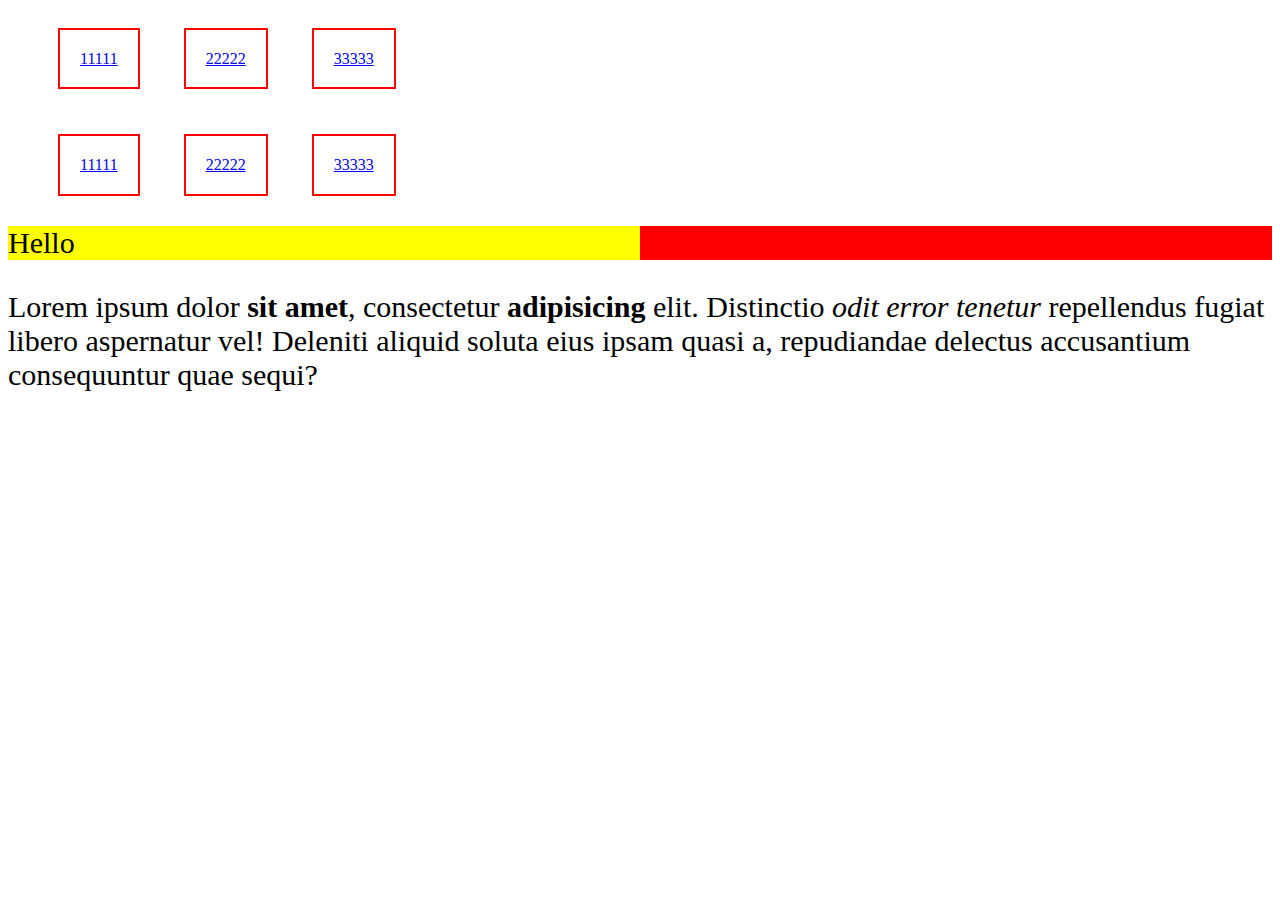
<file: lesson_2/index.html>
<!DOCTYPE html>
<html lang="en">
  <head>
    <meta charset="UTF-8" />
    <title>A-level</title>
    <link rel="stylesheet" href="./css/style.css" />
  </head>
  <body>
    <!-- <p>
      Lorem ipsum dolor sit amet consectetur adipisicing elit. Dolorum id
      deleniti quod. Suscipit minus dolorem voluptate in! Recusandae laboriosam
      sequi similique libero ratione distinctio aliquid officiis modi est! Eius,
      quia.
    </p>

    <div id="unique">sdsds</div>
    <span>sdsdsdsdbhsbfksmlf,s</span>
    <div class="class1">jahhjdajdnjanjdnjand</div>

    <ol>
      <li class="first">one</li>
      <li>
        <ol>
          <li class="priority priority2 id="qwe">adada</li>
          <li>daada</li>
        </ol>
      </li>
      <li>three</li>
      <li>four</li>
      <li>five</li>
    </ol>

    <ul>
      <li class="first">1</li>
      <li class="priority priority2 id="qwe">2</li>
      <li>3</li>
      <li>4</li>
      <li class="priority priority2 id="qwe">5</li>
    </ul>

    <ul>
      <li class="priority priority2 id="qwe">
        <div class="one">adadad</div>
        <div id="unique">adad</div>
      </li>
    </ul>

    // Practice

    <ul>
      <li>1111</li>
      <li>
        <ol>
          <li>222</li>
          <li>333</li>
          <li>444
            <ul class="black">
              <li>5555</li>
              <li>6666666</li>
              <li>5555</li>
              <li>6666666</li>
              li>5555</li>
              <li>6666666</li>
              <li>5555</li>
              <li>6666666</li>
              <li>5555</li>
              <li>6666666</li>
            </ul>
          </li>
        </ol>
      </li>
      <li>77777</li>
    </ul>

    <ul>
      <li>dadda</li>
      <li>addad</li>
      <li>adada</li>
    </ul>
    <ol>
      <li>dada</li>
      <li>dadad</li>
      <li>dadad</li>
    </ol> -->

    <!-- <div>adadad<br />wdada<br />daadad<br /></div> -->
    <nav>
      <ul>
        <li><a href="#">11111</a></li>
        <li><a href="#">22222</a></li>
        <li><a href="#">33333</a></li>
      </ul>
      <ol>
        <li><a href="#">11111</a></li>
        <li><a href="#">22222</a></li>
        <li><a href="#">33333</a></li>
      </ol>
    </nav>

    <div>
      <div><p>Hello</p></div>
    </div> 
    <div class="one">
        <p>
            Lorem ipsum dolor <strong>sit amet</strong>, consectetur <b>adipisicing</b> elit. Distinctio <i>odit error tenetur</i> repellendus fugiat libero aspernatur vel! Deleniti aliquid soluta eius ipsam quasi a, repudiandae <span>delectus accusantium</span> consequuntur quae sequi?
          </p>
    </div>  
  </body>
</html>
</file>
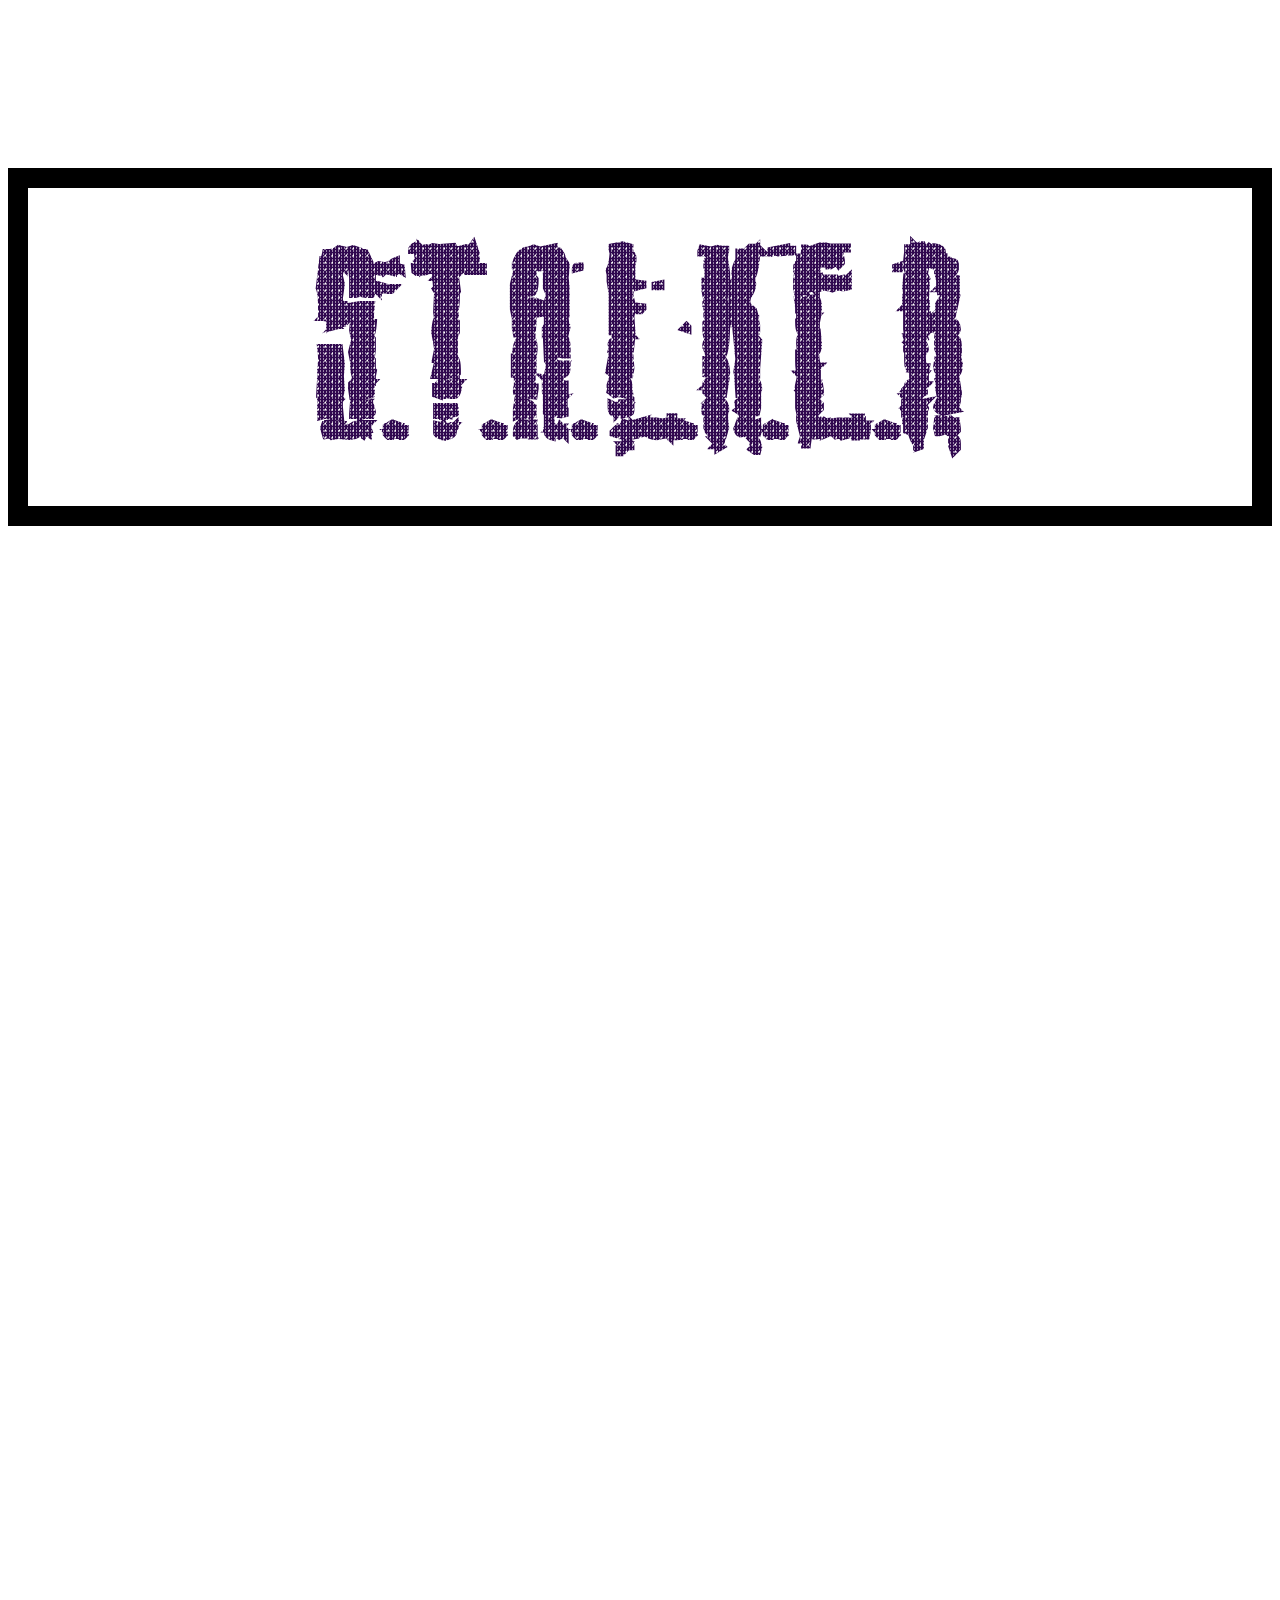
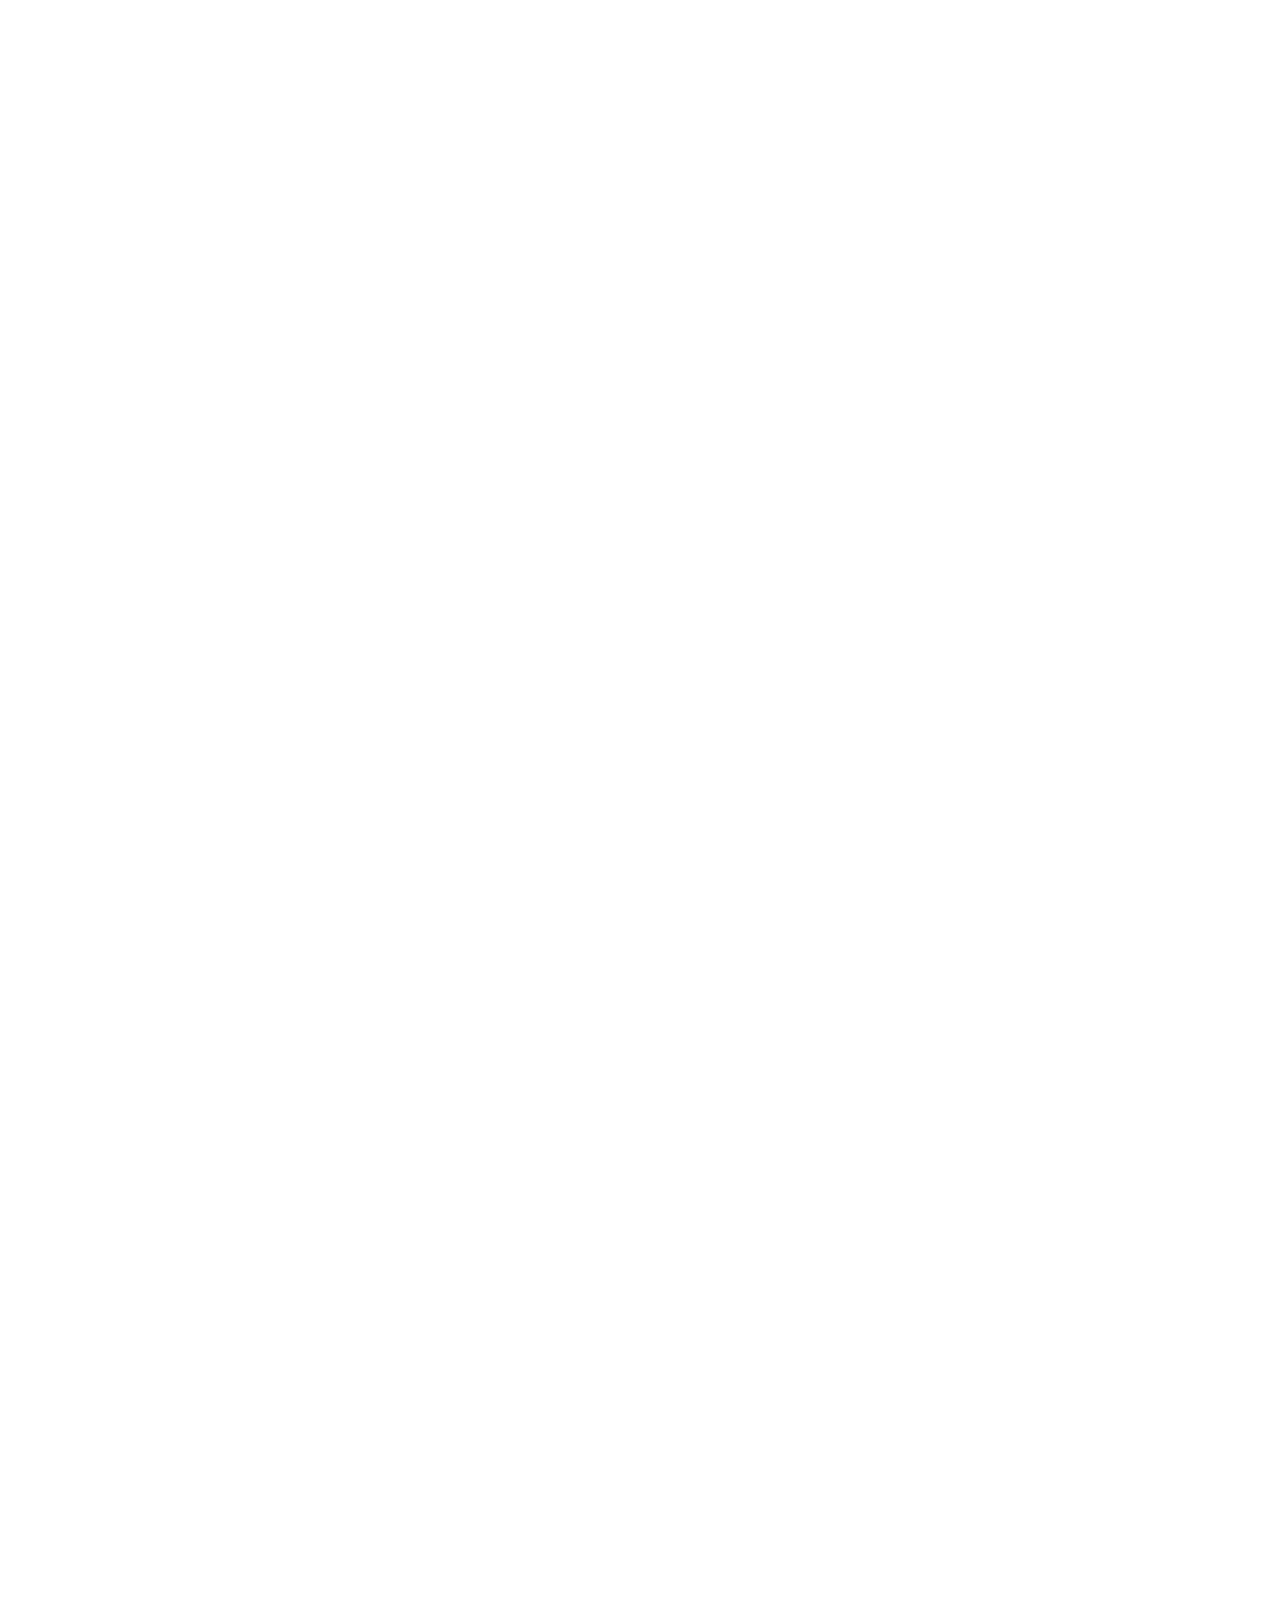
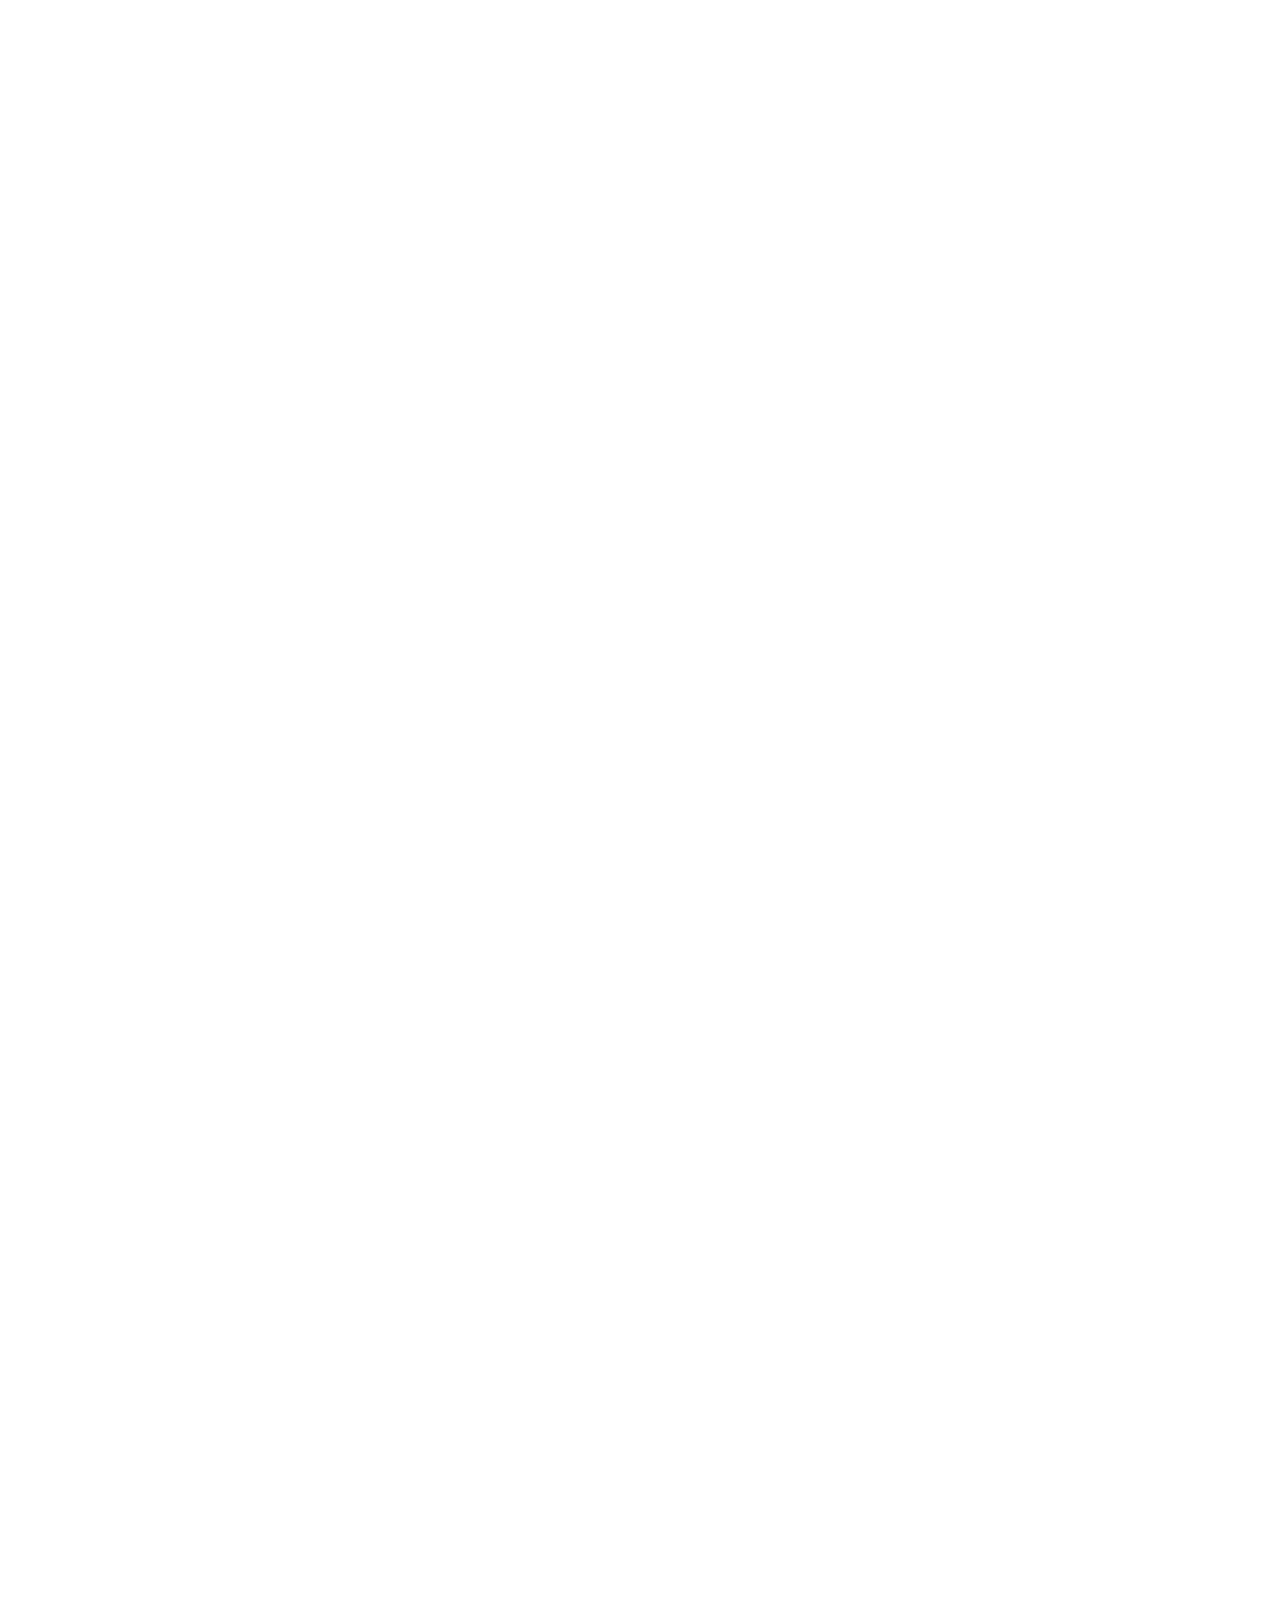
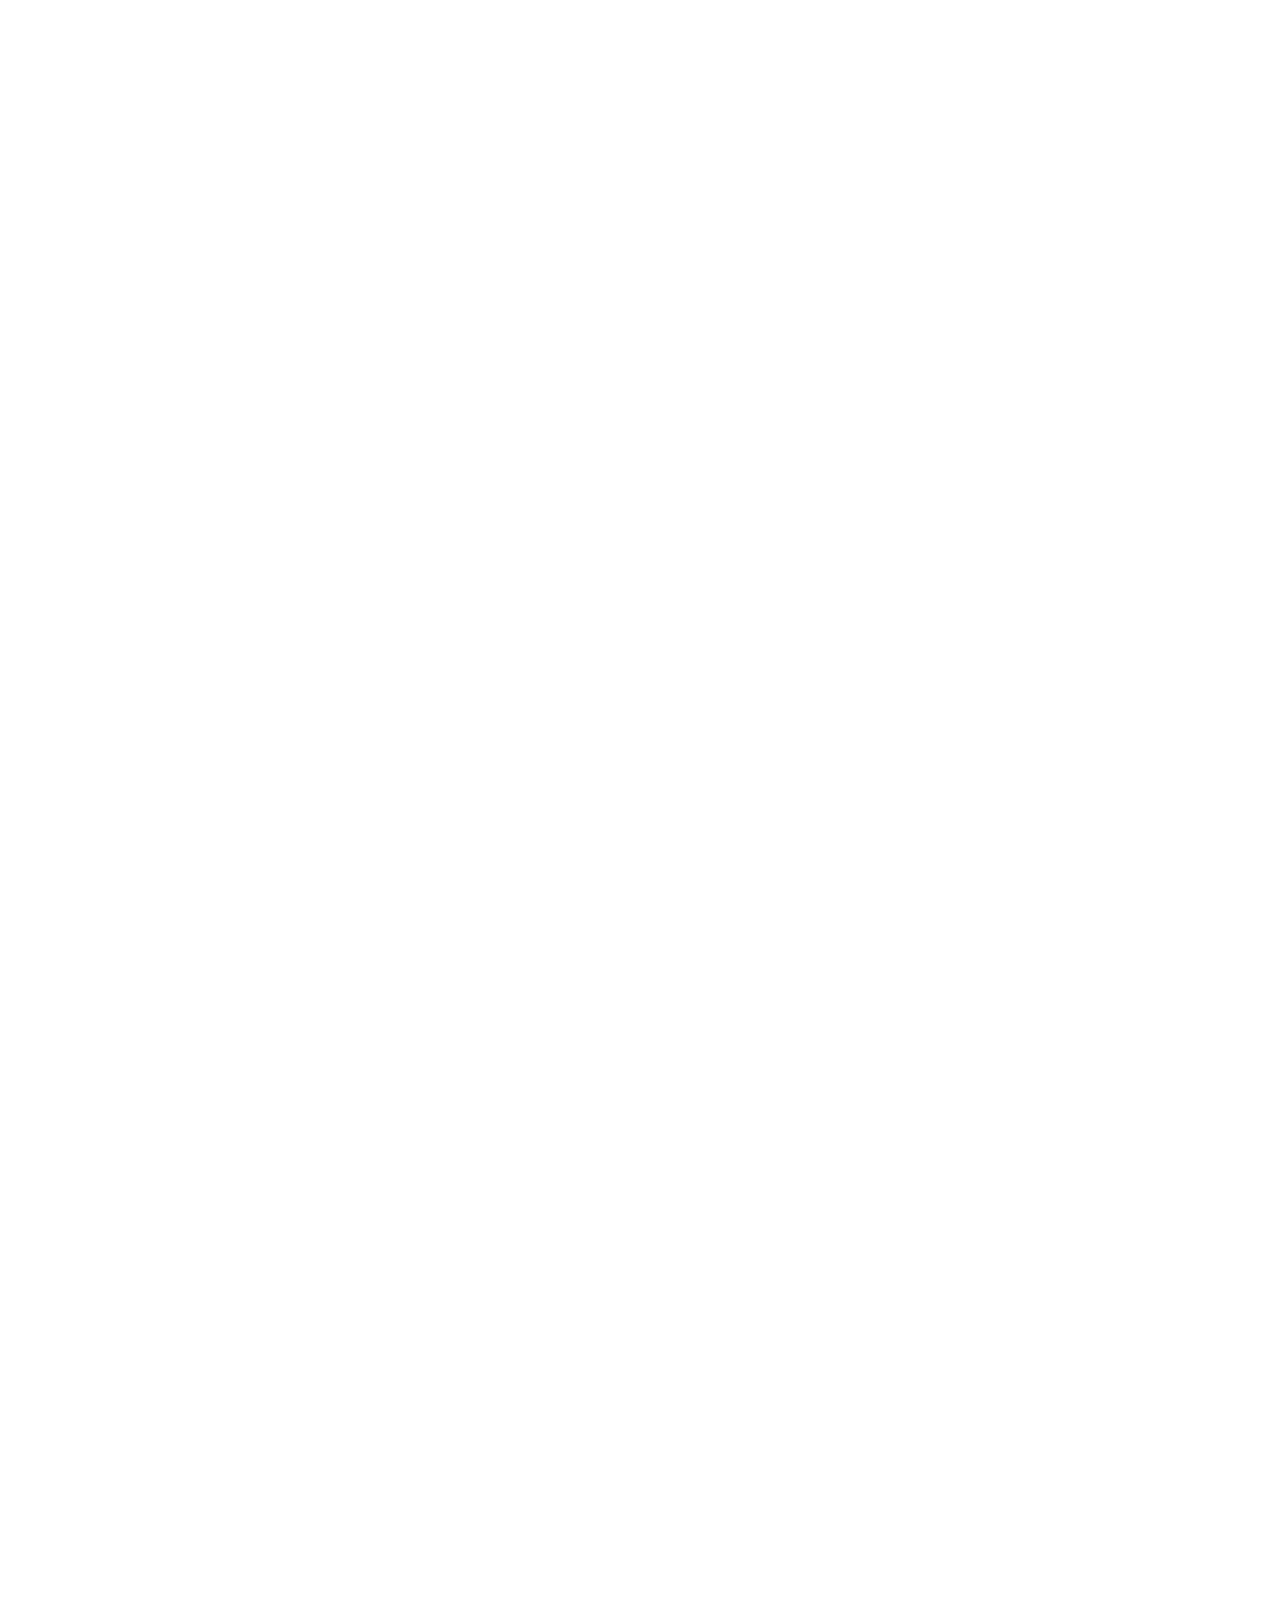
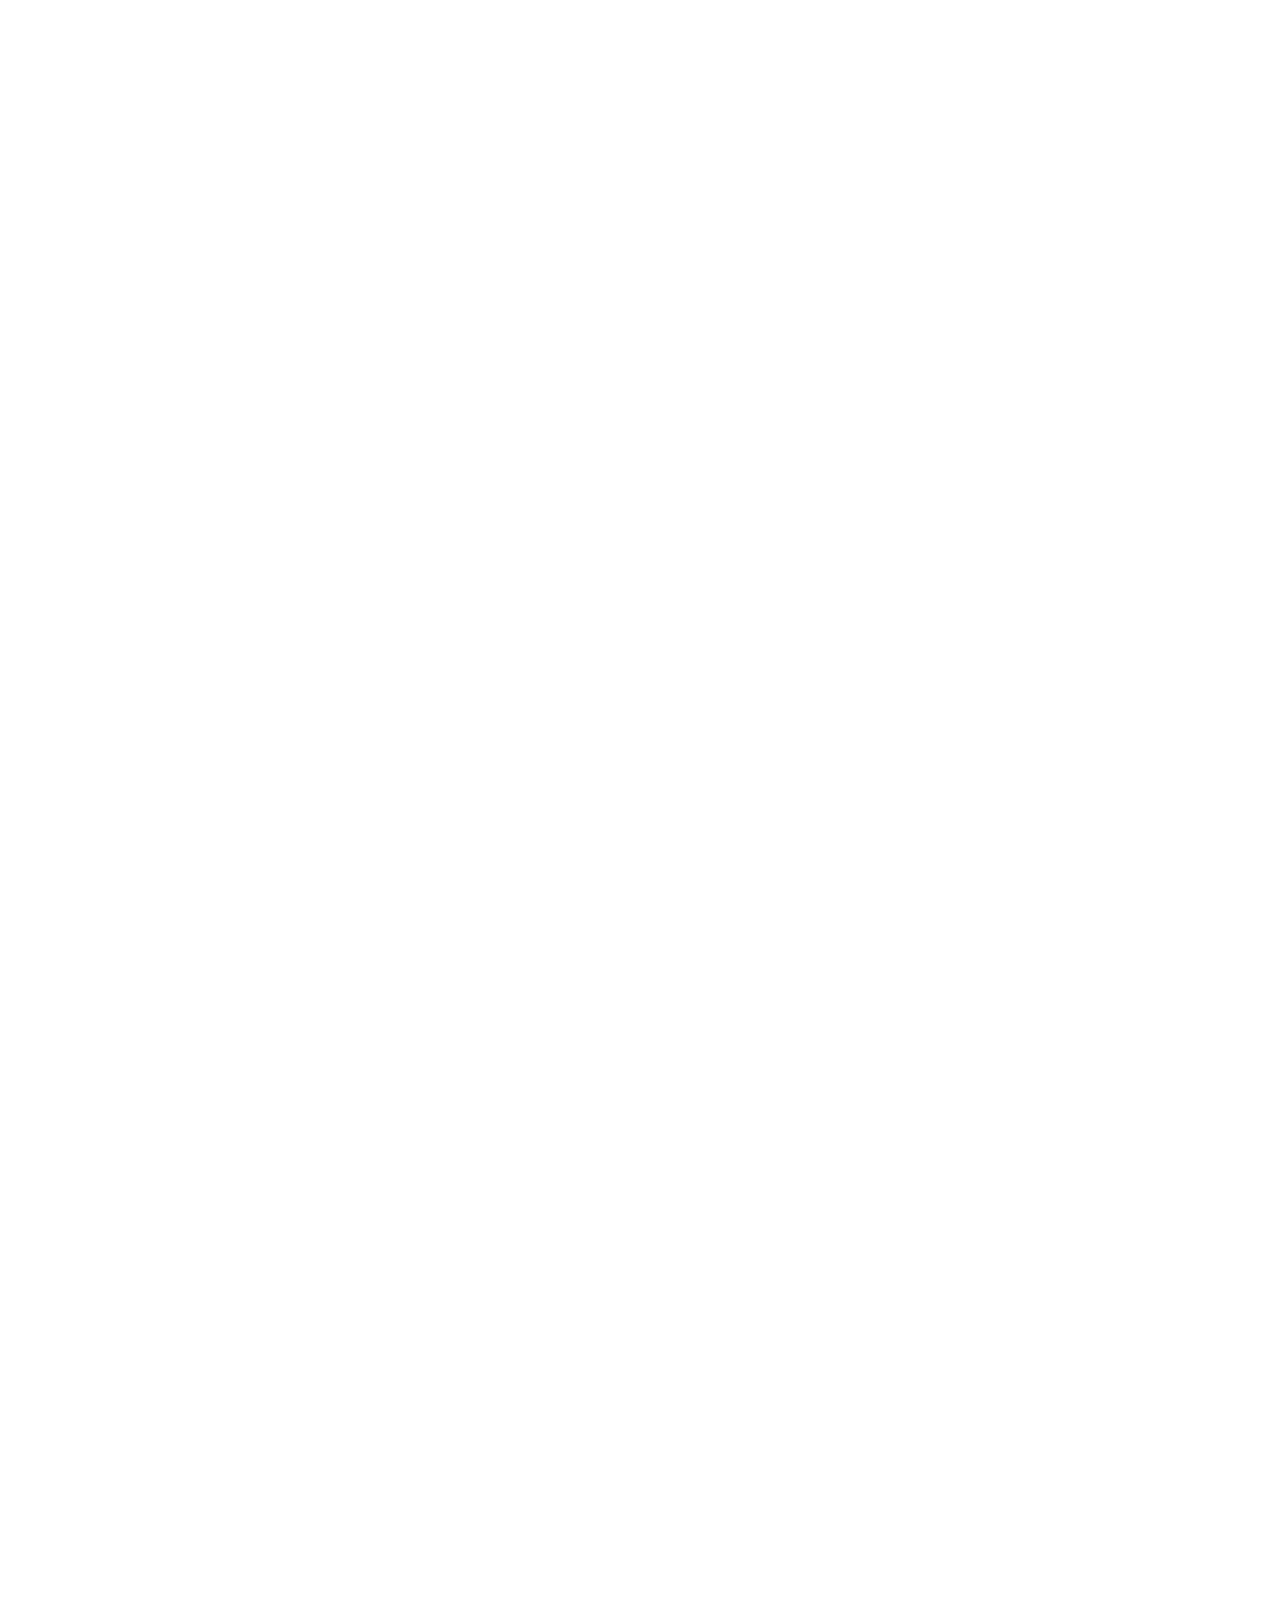
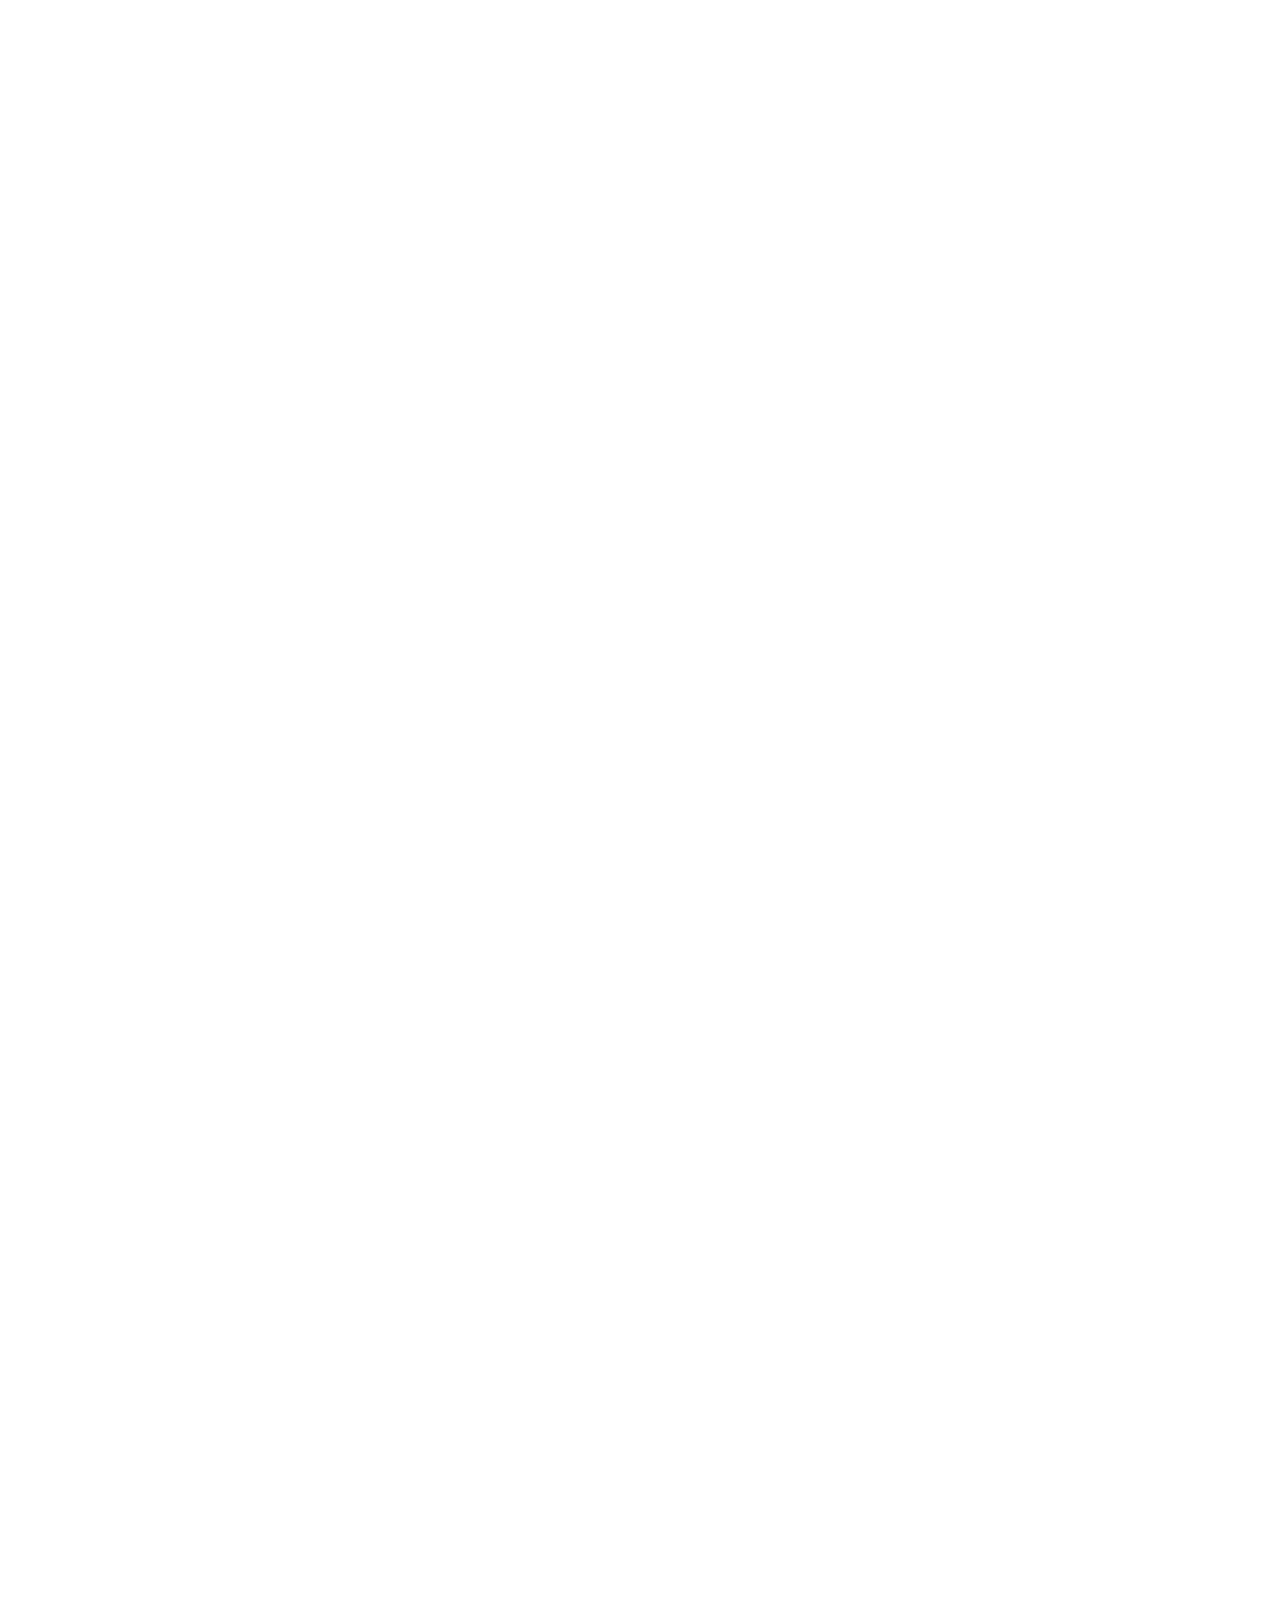
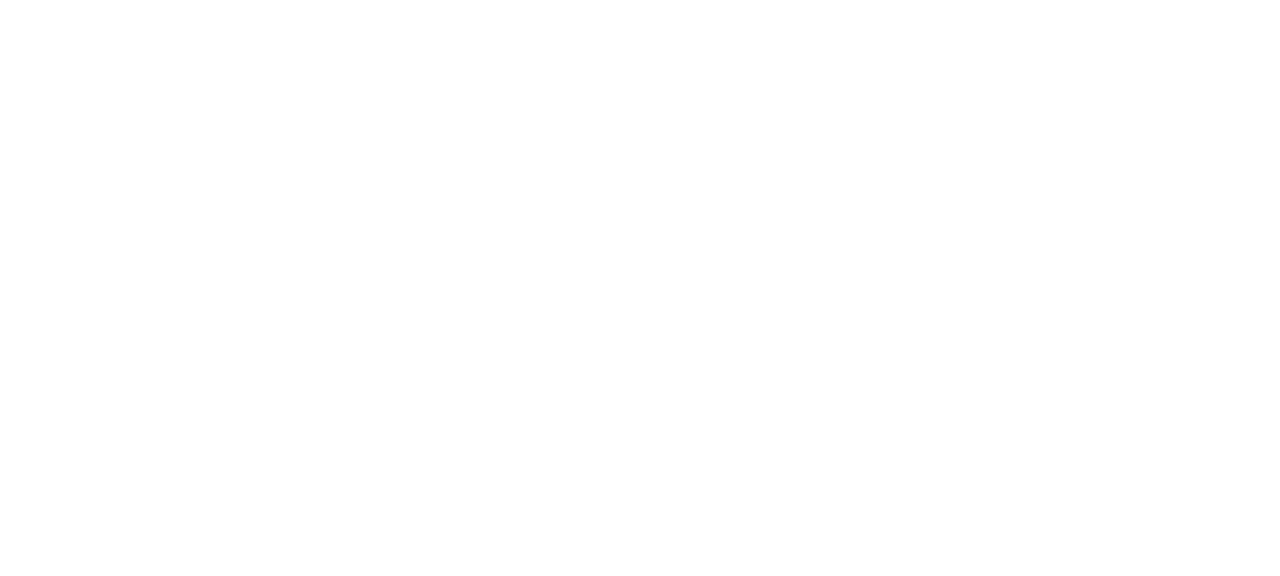
<file: lesson_3/index.html>
<!DOCTYPE html>
<html lang="en">
  <head>
    <meta charset="UTF-8" />
    <title>A-level</title>
    <link rel="stylesheet" href="./css/style.css" />
    <link rel="stylesheet" href="./css/font.css" />
  </head>
  <body>
      <!-- <div class="divTable">
      <div class="headRow">
          <div class="divCell" align="center">Customer ID</div>
          <div  class="divCell">Customer Name</div>
          <div  class="divCell">Customer Address</div>
       </div>
       <div class="divRow">
          <div class="divCell">001</div>
        <div class="divCell">002</div>
        <div class="divCell">003</div>
    </div>
    <div class="divRow">
        <div class="divCell">xxx</div>
        <div class="divCell">yyy</div>
        <div class="divCell">www</div>
   </div>
    <div class="divRow">
        <div class="divCell">ttt</div>
        <div class="divCell">uuu</div>
        <div class="divCell">Mkkk</div>
   </div>
    </div>
  </div>  
  <div>
    <div>
      <div>111</div>
      <div>222</div>
      <div>333</div>
    </div>
    <div>
      <div>444</div>
      <div>555</div>
      <div>666</div>
    </div>
  </div> -->
  <!-- <div class="container"> -->
    <!-- <div class="galery">
        <div class="galery-item"></div>
        <div class="galery-item-1"></div>
        <div class="galery-item-2"></div>
        <div class="galery-item-3"></div>
    </div> -->

    <!-- <a href="https://google.com">GOOGLE</a>
    <ul>
      <li>adadadasdsdas</li>
      <li>sdafasdasda</li>
      <li>sdadasdada</li>
    </ul>

    <div><blockquote>Lorem ipsum, dolor sit amet consectetur adipisicing elit. Soluta sint quod repudiandae velit dolor mollitia. Repudiandae labore earum, repellat eum dignissimos a doloribus enim nihil? Porro deserunt illo minus sit?</blockquote></div>
    <div><blockquote>Lorem ipsum, dolor sit amet consectetur adipisicing elit. Soluta sint quod repudiandae velit dolor mollitia. Repudiandae labore earum, repellat eum dignissimos a doloribus enim nihil? Porro deserunt illo minus sit?</blockquote></div> -->

    <!-- <div class="galery">
        <div class="galery-item">1</div>
        <div class="galery-item-1">2</div>
        <div class="galery-item-2">3</div>
        <div class="galery-item-3">4</div>
    </div> -->
    <!-- <div>
      <div>
        <div>
          <div></div>
        </div>
      </div>
    </div> -->
  <!-- </div> -->
  <h1 id="blink3">S.t.a.l.k.e.r</h1>
  </body>
</html>
</file>
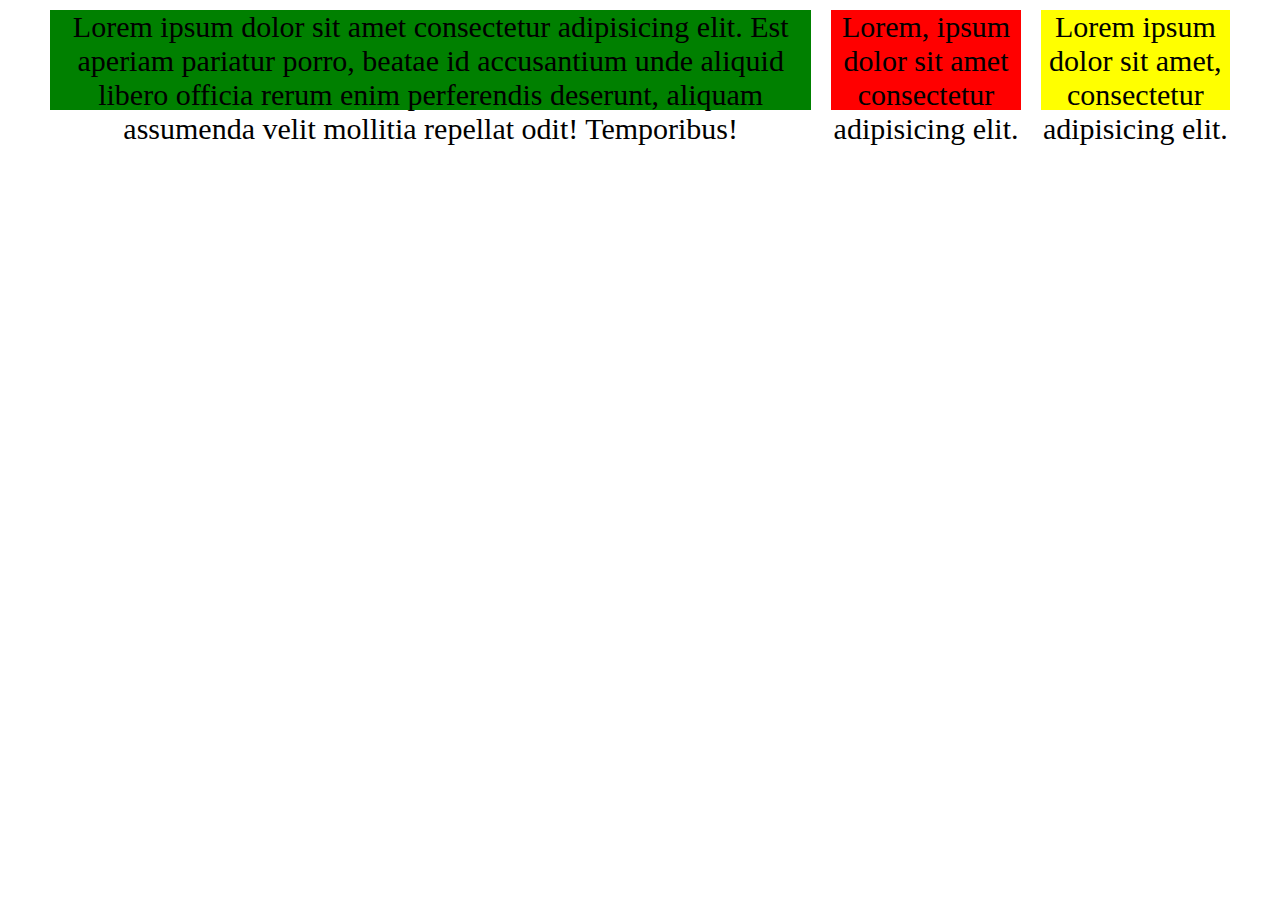
<file: lesson_5/index.html>
<!DOCTYPE html>
<html lang="en">
  <head>
    <meta charset="UTF-8" />
    <title>A-level</title>
    <link rel="stylesheet" href="./css/style.css" />
  </head>
  <body>
    <div class="container">
      <div class="blocks flex">
        <!-- <div class="block-1">1</div>
        <div class="block-2">2</div>
        <div class="block-3">3</div> -->
        <div class="block-4">Lorem ipsum dolor sit amet consectetur adipisicing elit. Est aperiam pariatur porro, beatae id accusantium unde aliquid libero officia rerum enim perferendis deserunt, aliquam assumenda velit mollitia repellat odit! Temporibus!
        </div>
        <div class="block-5">Lorem, ipsum dolor sit amet consectetur adipisicing elit.</div>
        <div class="block-6">Lorem ipsum dolor sit amet, consectetur adipisicing elit.</div>
        <!-- <div class="block-4"></div> -->
      </div>
    </div>
  </body>
</html>
</file>
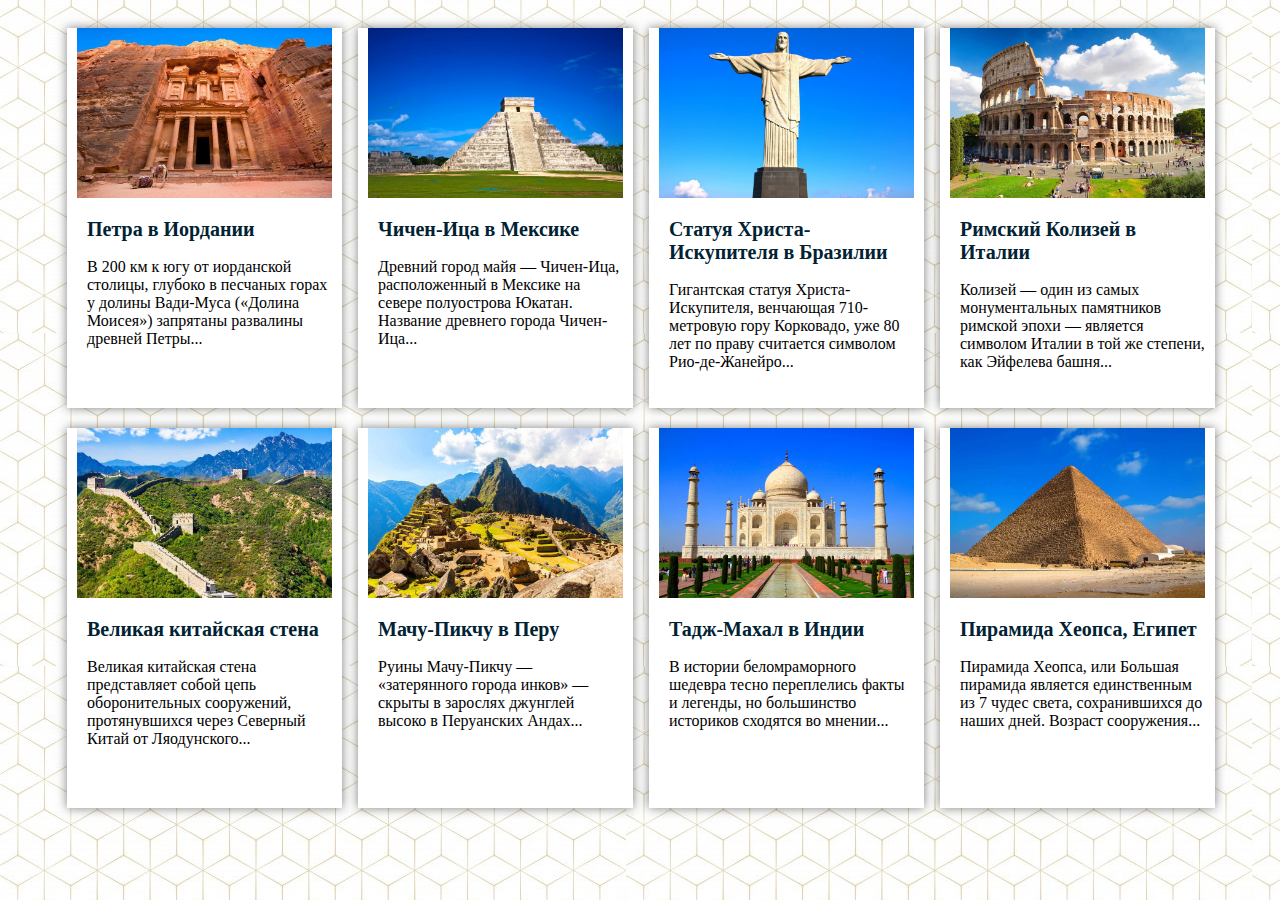
<file: lesson_2/dz_2/index.html>
<!DOCTYPE html>
<html lang="en">
  <head>
    <meta charset="UTF-8" />
    <title>A-level</title>
    <link rel="stylesheet" href="./css/style.css" />
  </head>
  <body>
    <section class="gallery">
      <div class="container">
        <div class="gallery-items">
          <div class="gallery-item">
            <div class="gallery-item__image">
              <img src="./images/miracle.jpg" alt="Петра в Иордании" />
            </div>
            <div class="gallery-item__title">
              <h2>Петра в Иордании</h2>
            </div>
            <div class="gallery-item__description">
              <p>
                В 200 км к югу от иорданской столицы, глубоко в песчаных горах у
                долины Вади-Муса («Долина Моисея») запрятаны развалины древней
                Петры...
              </p>
            </div>
          </div>

          <div class="gallery-item">
            <div class="gallery-item__image">
              <img src="./images/miracle_1.jpg" alt="Чичен-Ица в Мексике" />
            </div>
            <div class="gallery-item__title">
              <h2>Чичен-Ица в Мексике</h2>
            </div>
            <div class="gallery-item__description">
              <p>
                Древний город майя — Чичен-Ица, расположенный в Мексике на
                севере полуострова Юкатан. Название древнего города Чичен-Ица...
              </p>
            </div>
          </div>

          <div class="gallery-item">
            <div class="gallery-item__image">
              <img src="./images/miracle_2.jpg" alt="Статуя Христа" />
            </div>
            <div class="gallery-item__title">
              <h2>Статуя Христа-Искупителя в Бразилии</h2>
            </div>
            <div class="gallery-item__description">
              <p>
                Гигантская статуя Христа-Искупителя, венчающая 710-метровую гору
                Корковадо, уже 80 лет по праву считается символом
                Рио-де-Жанейро...
              </p>
            </div>
          </div>

          <div class="gallery-item">
            <div class="gallery-item__image">
              <img
                src="./images/miracle_3.jpg"
                alt="Римский Колизей в Италии"
              />
            </div>
            <div class="gallery-item__title">
              <h2>Римский Колизей в Италии</h2>
            </div>
            <div class="gallery-item__description">
              <p>
                Колизей — один из самых монументальных памятников римской эпохи
                — является символом Италии в той же степени, как Эйфелева
                башня...
              </p>
            </div>
          </div>

          <div class="gallery-item">
            <div class="gallery-item__image">
              <img src="./images/miracle_4.jpg" alt="Великая китайская стена" />
            </div>
            <div class="gallery-item__title">
              <h2>Великая китайская стена</h2>
            </div>
            <div class="gallery-item__description">
              <p>
                Великая китайская стена представляет собой цепь оборонительных
                сооружений, протянувшихся через Северный Китай от Ляодунского...
              </p>
            </div>
          </div>

          <div class="gallery-item">
            <div class="gallery-item__image">
              <img src="./images/miracle_5.jpg" alt="Мачу-Пикчу в Перу" />
            </div>
            <div class="gallery-item__title">
              <h2>Мачу-Пикчу в Перу</h2>
            </div>
            <div class="gallery-item__description">
              <p>
                Руины Мачу-Пикчу — «затерянного города инков» — скрыты в
                зарослях джунглей высоко в Перуанских Андах...
              </p>
            </div>
          </div>

          <div class="gallery-item">
            <div class="gallery-item__image">
              <img src="./images/miracle_6.jpg" alt="Тадж-Махал в Индии" />
            </div>
            <div class="gallery-item__title">
              <h2>Тадж-Махал в Индии</h2>
            </div>
            <div class="gallery-item__description">
              <p>
                В истории беломраморного шедевра тесно переплелись факты и
                легенды, но большинство историков сходятся во мнении...
              </p>
            </div>
          </div>

          <div class="gallery-item">
            <div class="gallery-item__image">
              <img src="./images/miracle_7.jpg" alt="Пирамида Хеопса, Египет" />
            </div>
            <div class="gallery-item__title">
              <h2>Пирамида Хеопса, Египет</h2>
            </div>
            <div class="gallery-item__description">
              <p>
                Пирамида Хеопса, или Большая пирамида является единственным из 7
                чудес света, сохранившихся до наших дней. Возраст сооружения...
              </p>
            </div>
          </div>
        </div>
      </div>
    </section>
  </body>
</html>
</file>
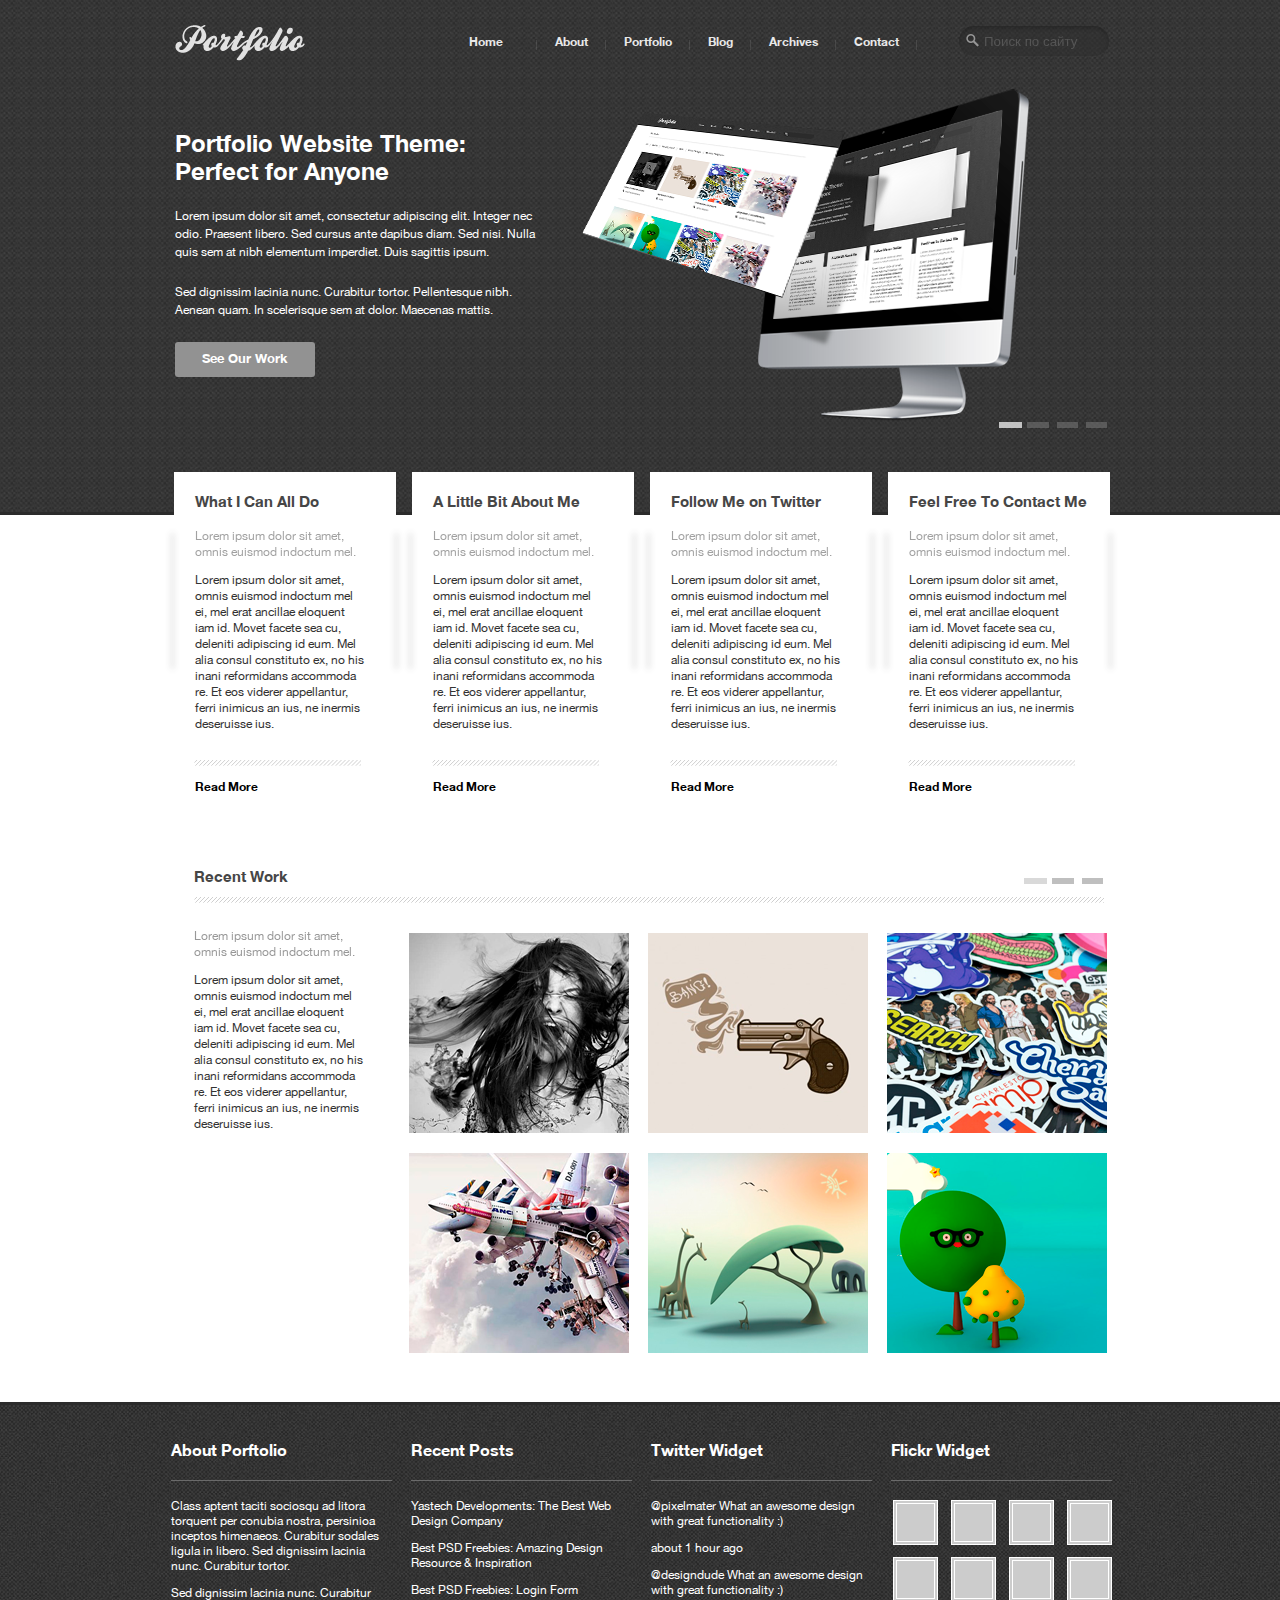
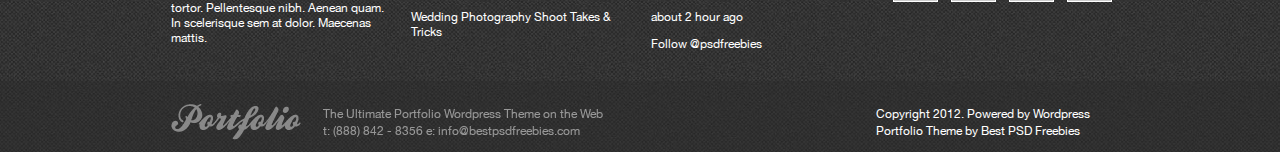
<file: lesson_4/home/dz_3/index.html>
<!DOCTYPE html>
<html lang="en">
  <head>
    <meta charset="UTF-8" />
    <title>A-level</title>
    <link rel="stylesheet" href="./css/style.css" />
    <link rel="stylesheet" href="./css/font.css" />
  </head>
  <body>
    <div class="header_home">
      <div class="container">
        <div class="header_all">
          <div class="header_blocks">
            <div class="header_logos logo">
              <img src="images/logo.png" alt="Logo" />
            </div>
            <nav>
              <ul>
              <li><a href="index.html">Home</a></li>
              <li><a href="about.html">About</a></li>
              <li class="active"><a href="portfolio.html">Portfolio</a></li>
              <li><a href="blog.html">Blog</a></li>
              <li><a href="archive.html">Archives</a></li>
              <li><a href="contacts.html">Contact</a></li>
              </ul>
            </nav>
            <div class="search">
              <p><input type="search" name="q" placeholder="Поиск по сайту"> 
            </div>
          </div>
          <div class="blocks flex">
          <div class="header_right">
            <h1>
              Portfolio Website Theme: <br />
              Perfect for Anyone
            </h1>
            <p>
              Lorem ipsum dolor sit amet, consectetur adipiscing elit. Integer
              nec odio. Praesent libero. Sed cursus ante dapibus diam. Sed nisi.
              Nulla quis sem at nibh elementum imperdiet. Duis sagittis ipsum.
            </p>
            <p>
              Sed dignissim lacinia nunc. Curabitur tortor. Pellentesque nibh.
              Aenean quam. In scelerisque sem at dolor. Maecenas mattis.
            </p>
            <a href="#" class="button7">See Our Work</a>
          </div>
          <div class="header_left">
            <img class="img" src="./images/graphic.png" alt="" />
          </div>
          <div class="header_lines">
            <div class="line-one"></div>
            <div class="line-two"></div>
            <div class="line-three"></div>
            <div class="line-three"></div>
          </div>
        </div>
        </div>
      </div>
    </div>
    <div class="container">
      <main class="main_1">
        <section class="home_info">
          <div class="container">
            <div class="home-items">
              <div class="home-item">
                <div class="home-item__title">
                  <h2>What I Can All Do</h2>
                  <p>Lorem ipsum dolor sit amet, omnis euismod indoctum mel.</p>
                  <p>
                    Lorem ipsum dolor sit amet, omnis euismod indoctum mel ei,
                    mel erat ancillae eloquent iam id. Movet facete sea cu,
                    deleniti adipiscing id eum. Mel alia consul constituto ex,
                    no his inani reformidans accommoda re. Et eos viderer
                    appellantur, ferri inimicus an ius, ne inermis deseruisse
                    ius.
                  </p>
                  <h3>Read More</h3>
                </div>
              </div>

              <div class="home-item">
                <div class="home-item__title">
                  <h2>A Little Bit About Me</h2>
                  <p>Lorem ipsum dolor sit amet, omnis euismod indoctum mel.</p>
                  <p>
                    Lorem ipsum dolor sit amet, omnis euismod indoctum mel ei,
                    mel erat ancillae eloquent iam id. Movet facete sea cu,
                    deleniti adipiscing id eum. Mel alia consul constituto ex,
                    no his inani reformidans accommoda re. Et eos viderer
                    appellantur, ferri inimicus an ius, ne inermis deseruisse
                    ius.
                  </p>
                  <h3>Read More</h3>
                </div>
              </div>

              <div class="home-item">
                <div class="home-item__title">
                  <h2>Follow Me on Twitter</h2>
                  <p>Lorem ipsum dolor sit amet, omnis euismod indoctum mel.</p>
                  <p>
                    Lorem ipsum dolor sit amet, omnis euismod indoctum mel ei,
                    mel erat ancillae eloquent iam id. Movet facete sea cu,
                    deleniti adipiscing id eum. Mel alia consul constituto ex,
                    no his inani reformidans accommoda re. Et eos viderer
                    appellantur, ferri inimicus an ius, ne inermis deseruisse
                    ius.
                  </p>
                  <h3>Read More</h3>
                </div>
              </div>

              <div class="home-item">
                <div class="home-item__title">
                  <h2>Feel Free To Contact Me</h2>
                  <p>Lorem ipsum dolor sit amet, omnis euismod indoctum mel.</p>
                  <p>
                    Lorem ipsum dolor sit amet, omnis euismod indoctum mel ei,
                    mel erat ancillae eloquent iam id. Movet facete sea cu,
                    deleniti adipiscing id eum. Mel alia consul constituto ex,
                    no his inani reformidans accommoda re. Et eos viderer
                    appellantur, ferri inimicus an ius, ne inermis deseruisse
                    ius.
                  </p>
                  <h3>Read More</h3>
                </div>
              </div>
            </div>
          </div>
        </section>
        <section class="work">
          <div class="container">
            <h2>Recent Work</h2>
            <div class="work-lines">
              <div class="line-one"></div>
              <div class="line-two"></div>
              <div class="line-three"></div>
            </div>
            <div class="work-blocks">
              <div class="work-blocks one">
                <p>Lorem ipsum dolor sit amet, omnis euismod indoctum mel.</p>
                <p>
                  Lorem ipsum dolor sit amet, omnis euismod indoctum mel ei, mel
                  erat ancillae eloquent iam id. Movet facete sea cu, deleniti
                  adipiscing id eum. Mel alia consul constituto ex, no his inani
                  reformidans accommoda re. Et eos viderer appellantur, ferri
                  inimicus an ius, ne inermis deseruisse ius.
                </p>
              </div>
              <div class="work-blocks two">
                <div class="work-items">
                  <div class="work-item">
                    <div class="work-item__image">
                      <img src="./images/img_1.png" alt="" />
                    </div>
                  </div>

                  <div class="work-item">
                    <div class="work-item__image">
                      <img src="./images/img_2.png" alt="" />
                    </div>
                  </div>

                  <div class="work-item">
                    <div class="work-item__image">
                      <img src="./images/img_3.png" alt="" />
                    </div>
                </div>

                <div class="work-items two">
                  <div class="work-item">
                    <div class="gallery-item__image">
                      <img src="./images/img_4.png" alt="" />
                    </div>
                  </div>

                  <div class="work-item">
                    <div class="work-item__image">
                      <img src="./images/img_5.png" alt="" />
                    </div>
                  </div>

                  <div class="work-item">
                    <div class="gallery-item__image">
                      <img src="./images/img_6.png" alt="" />
                    </div>
                  </div>
                </div>
              </div>
            </div>
          </div>
        </section>
      </main>
    </div>
    <footer>
      <div class="container">
        <div class="footer">
          <article>
            <div class="footer-item">
              <div class="footer-name">
                <h2>About Porftolio</h2>
              </div>
              <div class="footer-info">
                <p>
                  Class aptent taciti sociosqu ad litora torquent per conubia
                  nostra, persinioa inceptos himenaeos. Curabitur sodales ligula
                  in libero. Sed dignissim lacinia nunc. Curabitur tortor.
                </p>
                <p>
                  Sed dignissim lacinia nunc. Curabitur tortor. Pellentesque
                  nibh. Aenean quam. In scelerisque sem at dolor. Maecenas
                  mattis.
                </p>
              </div>
            </div>
            <div class="footer-item">
              <div class="footer-name">
                <h2>Recent Posts</h2>
              </div>
              <div class="footer-info">
                <p>
                  Yastech Developments: The Best Web Design Company
                </p>
                <p>Best PSD Freebies: Amazing Design Resource & Inspiration</p>
                <p>Best PSD Freebies: Login Form</p>
                <p>Wedding Photography Shoot Takes & Tricks</p>
              </div>
            </div>
            <div class="footer-item">
              <div class="footer-name">
                <h2>Twitter Widget</h2>
              </div>
              <div class="footer-info">
                <p>
                  @pixelmater What an awesome design with great functionality :)
                </p>
                <p>about 1 hour ago</p>
                <p>
                  @designdude What an awesome design with great functionality :)
                </p>
                <p>about 2 hour ago</p>
                <p>Follow @psdfreebies</p>
              </div>
            </div>
            <div class="footer-item">
              <div class="footer-name">
                <h2>Flickr Widget</h2>
              </div>
              <div class="footer-figures">
                <div class="fig"></div>
                <div class="fig"></div>
                <div class="fig"></div>
                <div class="fig"></div>
                <div class="fig"></div>
                <div class="fig"></div>
                <div class="fig"></div>
                <div class="fig"></div>
              </div>
            </div>
          </article>
          <div class="footer-dop">
            <div class="footer-dop logo">
              <img src="images/logo.png" alt="Logo" />
            </div>
            <div class="footer-dop info_1">
              <p>The Ultimate Portfolio Wordpress Theme on the Web</p>
              <p>t: (888) 842 - 8356 e: info@bestpsdfreebies.com</p>
            </div>
            <div class="footer-dop info_2">
              <p>Copyright 2012. Powered by Wordpress</p>
              <p>Portfolio Theme by Best PSD Freebies</p>
            </div>
          </div>
        </div>
      </div>
    </footer>
  </body>
</html>
</file>
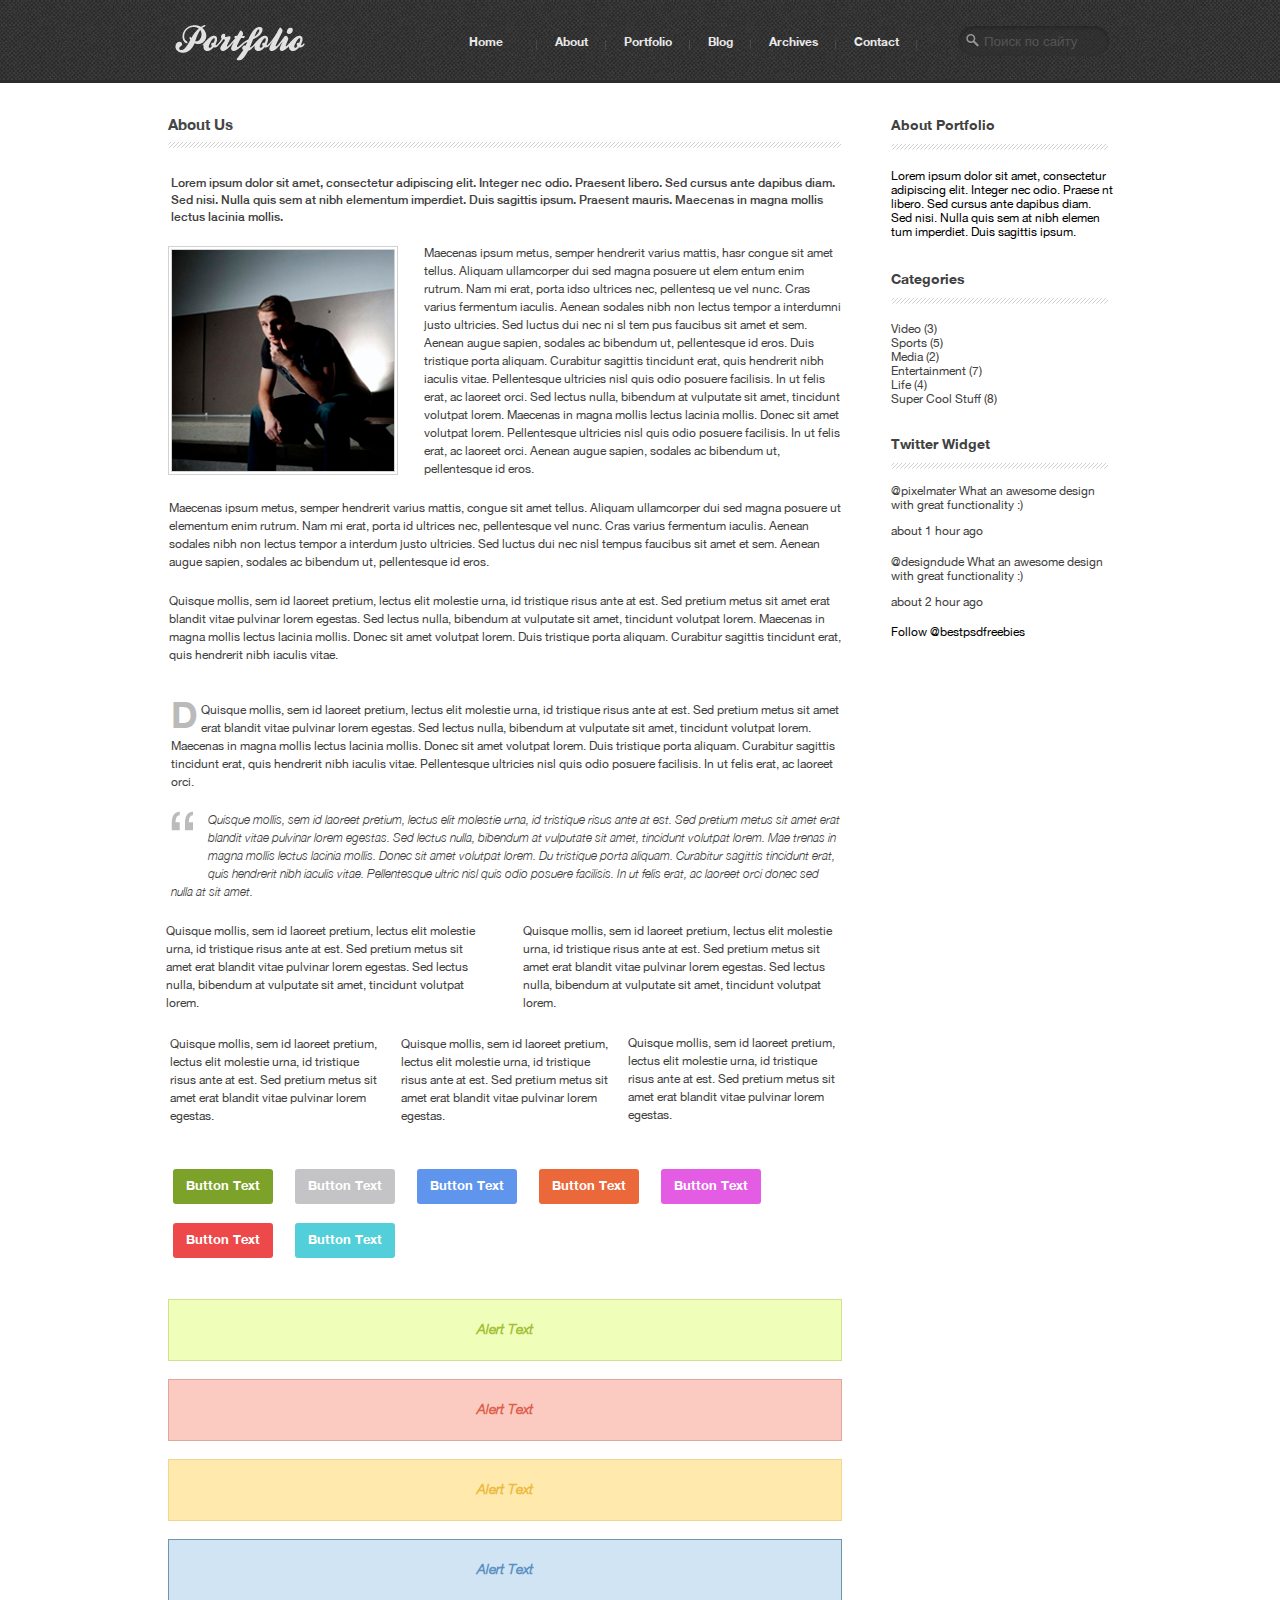
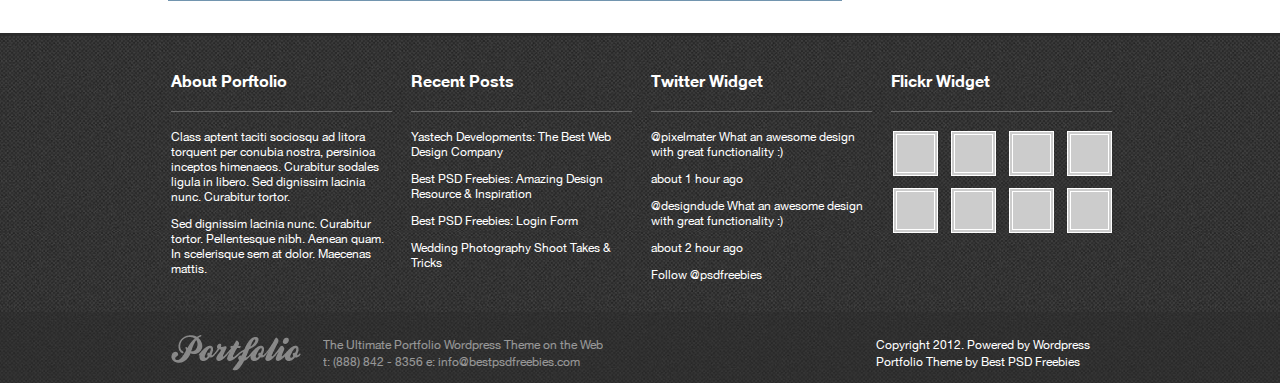
<file: lesson_4/home/dz_3/about.html>
<!DOCTYPE html>
<html lang="en">
  <head>
    <meta charset="UTF-8" />
    <title>A-level</title>
    <link rel="stylesheet" href="./css/style.css" />
    <link rel="stylesheet" href="./css/font.css" />
  </head>
  <body>
    <div class="header">
      <div class="container">
        <div class="header_blocks">
          <div class="header_logos logo">
            <img src="images/logo.png" alt="Logo" />
          </div>
          <nav>
            <ul>
              <li><a href="index.html">Home</a></li>
              <li><a href="about.html">About</a></li>
              <li class="active"><a href="portfolio.html">Portfolio</a></li>
              <li><a href="blog.html">Blog</a></li>
              <li><a href="archive.html">Archives</a></li>
              <li><a href="contacts.html">Contact</a></li>
            </ul>
          </nav>
          <div class="search">
            <p><input type="search" name="q" placeholder="Поиск по сайту"> 
          </div>
        </div>
      </div>
    </div>
    <div class="container">
      <main>
        <aside>
          <article>
            <h2>About Portfolio</h2>
            <p>
              Lorem ipsum dolor sit amet, consectetur adipiscing elit. Integer
              nec odio. Praese nt libero. Sed cursus ante dapibus diam. Sed
              nisi. Nulla quis sem at nibh elemen tum imperdiet. Duis sagittis
              ipsum.
            </p>
            <h2 class="categories">Categories</h2>
            <ul>
              <li>Video (3)</li>
              <li>Sports (5)</li>
              <li>Media (2)</li>
              <li>Entertainment (7)</li>
              <li>Life (4)</li>
              <li>Super Cool Stuff (8)</li>
            </ul>
            <h2 class="widget">Twitter Widget</h2>
            <div class="comments">
              <p>
                @pixelmater What an awesome design with great functionality :)
              </p>
              <p>about 1 hour ago</p>
            </div>
            <div class="comments_1">
              <p>
                @designdude What an awesome design with great functionality :)
              </p>
              <p>about 2 hour ago</p>
            </div>
            <p class="follow">Follow @bestpsdfreebies</p>
          </article>
        </aside>
        <h1 class="archive-h1">About Us</h1>
        <section class="about-content">
          <p>
            Lorem ipsum dolor sit amet, consectetur adipiscing elit. Integer nec
            odio. Praesent libero. Sed cursus ante dapibus diam. Sed nisi. Nulla
            quis sem at nibh elementum imperdiet. Duis sagittis ipsum. Praesent
            mauris. Maecenas in magna mollis lectus lacinia mollis.
          </p>
          <div class="about-picture">
            <p>
              <img src="images/mike.png" alt="Mike" class="leftimg" /> Maecenas
              ipsum metus, semper hendrerit varius mattis, hasr congue sit amet
              tellus. Aliquam ullamcorper dui sed magna posuere ut elem entum
              enim rutrum. Nam mi erat, porta idso ultrices nec, pellentesq ue
              vel nunc. Cras varius fermentum iaculis. Aenean sodales nibh non
              lectus tempor a interdumni justo ultricies. Sed luctus dui nec ni
              sl tem pus faucibus sit amet et sem. Aenean augue sapien, sodales
              ac bibendum ut, pellentesque id eros. Duis tristique porta
              aliquam. Curabitur sagittis tincidunt erat, quis hendrerit nibh
              iaculis vitae. Pellentesque ultricies nisl quis odio posuere
              facilisis. In ut felis erat, ac laoreet orci. Sed lectus nulla,
              bibendum at vulputate sit amet, tincidunt volutpat lorem. Maecenas
              in magna mollis lectus lacinia mollis. Donec sit amet volutpat
              lorem. Pellentesque ultricies nisl quis odio posuere facilisis. In
              ut felis erat, ac laoreet orci. Aenean augue sapien, sodales ac
              bibendum ut, pellentesque id eros.
            </p>
          </div>
          <div class="about-text">
            <p>
              Maecenas ipsum metus, semper hendrerit varius mattis, congue sit
              amet tellus. Aliquam ullamcorper dui sed magna posuere ut
              elementum enim rutrum. Nam mi erat, porta id ultrices nec,
              pellentesque vel nunc. Cras varius fermentum iaculis. Aenean
              sodales nibh non lectus tempor a interdum justo ultricies. Sed
              luctus dui nec nisl tempus faucibus sit amet et sem. Aenean augue
              sapien, sodales ac bibendum ut, pellentesque id eros.
            </p>
            <p>
              Quisque mollis, sem id laoreet pretium, lectus elit molestie urna,
              id tristique risus ante at est. Sed pretium metus sit amet erat
              blandit vitae pulvinar lorem egestas. Sed lectus nulla, bibendum
              at vulputate sit amet, tincidunt volutpat lorem. Maecenas in magna
              mollis lectus lacinia mollis. Donec sit amet volutpat lorem. Duis
              tristique porta aliquam. Curabitur sagittis tincidunt erat, quis
              hendrerit nibh iaculis vitae.
            </p>
          </div>
          <div class="about-text2">
            <p class="d">
              DQuisque mollis, sem id laoreet pretium, lectus elit molestie
              urna, id tristique risus ante at est. Sed pretium metus sit amet
              erat blandit vitae pulvinar lorem egestas. Sed lectus nulla,
              bibendum at vulputate sit amet, tincidunt volutpat lorem. Maecenas
              in magna mollis lectus lacinia mollis. Donec sit amet volutpat
              lorem. Duis tristique porta aliquam. Curabitur sagittis tincidunt
              erat, quis hendrerit nibh iaculis vitae. Pellentesque ultricies
              nisl quis odio posuere facilisis. In ut felis erat, ac laoreet
              orci.
            </p>

            <p class="quotation_mark">
              Quisque mollis, sem id laoreet pretium, lectus elit molestie urna,
              id tristique risus ante at est. Sed pretium metus sit amet erat
              blandit vitae pulvinar lorem egestas. Sed lectus nulla, bibendum
              at vulputate sit amet, tincidunt volutpat lorem. Mae trenas in
              magna mollis lectus lacinia mollis. Donec sit amet volutpat lorem.
              Du tristique porta aliquam. Curabitur sagittis tincidunt erat,
              quis hendrerit nibh iaculis vitae. Pellentesque ultric nisl quis
              odio posuere facilisis. In ut felis erat, ac laoreet orci donec
              sed nulla at sit amet.
            </p>
          </div>
          <div class="about-text3">
            <div class="about-text3 one">
              <p>
                Quisque mollis, sem id laoreet pretium, lectus elit molestie
                urna, id tristique risus ante at est. Sed pretium metus sit amet
                erat blandit vitae pulvinar lorem egestas. Sed lectus nulla,
                bibendum at vulputate sit amet, tincidunt volutpat lorem.
              </p>
            </div>
            <div class="about-text3 two">
              <p>
                Quisque mollis, sem id laoreet pretium, lectus elit molestie
                urna, id tristique risus ante at est. Sed pretium metus sit amet
                erat blandit vitae pulvinar lorem egestas. Sed lectus nulla,
                bibendum at vulputate sit amet, tincidunt volutpat lorem.
              </p>
            </div>
          </div>
          <div class="about-text4">
            <div class="about-text4 one">
              <p>
                Quisque mollis, sem id laoreet pretium, lectus elit molestie
                urna, id tristique risus ante at est. Sed pretium metus sit amet
                erat blandit vitae pulvinar lorem egestas.
              </p>
            </div>
            <div class="about-text4 two">
              <p>
                Quisque mollis, sem id laoreet pretium, lectus elit molestie
                urna, id tristique risus ante at est. Sed pretium metus sit amet
                erat blandit vitae pulvinar lorem egestas.
              </p>
            </div>
            <div class="about-text4 three">
              <p>
                Quisque mollis, sem id laoreet pretium, lectus elit molestie
                urna, id tristique risus ante at est. Sed pretium metus sit amet
                erat blandit vitae pulvinar lorem egestas.
              </p>
            </div>
          </div>
          <div class="about-buttons">
              <a href="#" class="button1">Button Text</a>
              <a href="#" class="button2">Button Text</a>
              <a href="#" class="button3">Button Text</a>
              <a href="#" class="button4">Button Text</a>
              <a href="#" class="button5">Button Text</a>
          </div>
          <div class="about-btnDop">
              <a href="#" class="button6">Button Text</a>
              <a href="#" class="button_7">Button Text</a>
          </div>
          <div class="about-fullBlocks">
            <div class="about-fullBlock one">Alert Text</div>
            <div class="about-fullBlock two">Alert Text</div>
            <div class="about-fullBlock three">Alert Text</div>
            <div class="about-fullBlock four">Alert Text</div>
          </div>
        </section>
      </main>
    </div>
    <footer class="newFooter">
      <div class="container">
        <div class="footer">
          <article>
            <div class="footer-item">
              <div class="footer-name">
                <h2>About Porftolio</h2>
              </div>
              <div class="footer-info">
                <p>
                  Class aptent taciti sociosqu ad litora torquent per conubia
                  nostra, persinioa inceptos himenaeos. Curabitur sodales ligula
                  in libero. Sed dignissim lacinia nunc. Curabitur tortor.
                </p>
                <p>
                  Sed dignissim lacinia nunc. Curabitur tortor. Pellentesque
                  nibh. Aenean quam. In scelerisque sem at dolor. Maecenas
                  mattis.
                </p>
              </div>
            </div>
            <div class="footer-item">
              <div class="footer-name">
                <h2>Recent Posts</h2>
              </div>
              <div class="footer-info">
                <p>
                  Yastech Developments: The Best Web Design Company
                </p>
                <p>Best PSD Freebies: Amazing Design Resource & Inspiration</p>
                <p>Best PSD Freebies: Login Form</p>
                <p>Wedding Photography Shoot Takes & Tricks</p>
              </div>
            </div>
            <div class="footer-item">
              <div class="footer-name">
                <h2>Twitter Widget</h2>
              </div>
              <div class="footer-info">
                <p>
                  @pixelmater What an awesome design with great functionality :)
                </p>
                <p>about 1 hour ago</p>
                <p>
                  @designdude What an awesome design with great functionality :)
                </p>
                <p>about 2 hour ago</p>
                <p>Follow @psdfreebies</p>
              </div>
            </div>
            <div class="footer-item">
              <div class="footer-name">
                <h2>Flickr Widget</h2>
              </div>
              <div class="footer-figures">
                <div class="fig"></div>
                <div class="fig"></div>
                <div class="fig"></div>
                <div class="fig"></div>
                <div class="fig"></div>
                <div class="fig"></div>
                <div class="fig"></div>
                <div class="fig"></div>
              </div>
            </div>
          </article>
          <div class="footer-dop">
            <div class="footer-dop logo">
              <img src="images/logo.png" alt="Logo" />
            </div>
            <div class="footer-dop info_1">
              <p>The Ultimate Portfolio Wordpress Theme on the Web</p>
              <p>t: (888) 842 - 8356 e: info@bestpsdfreebies.com</p>
            </div>
            <div class="footer-dop info_2">
              <p>Copyright 2012. Powered by Wordpress</p>
              <p>Portfolio Theme by Best PSD Freebies</p>
            </div>
          </div>
        </div>
      </div>
    </footer>
  </body>
</html>
</file>
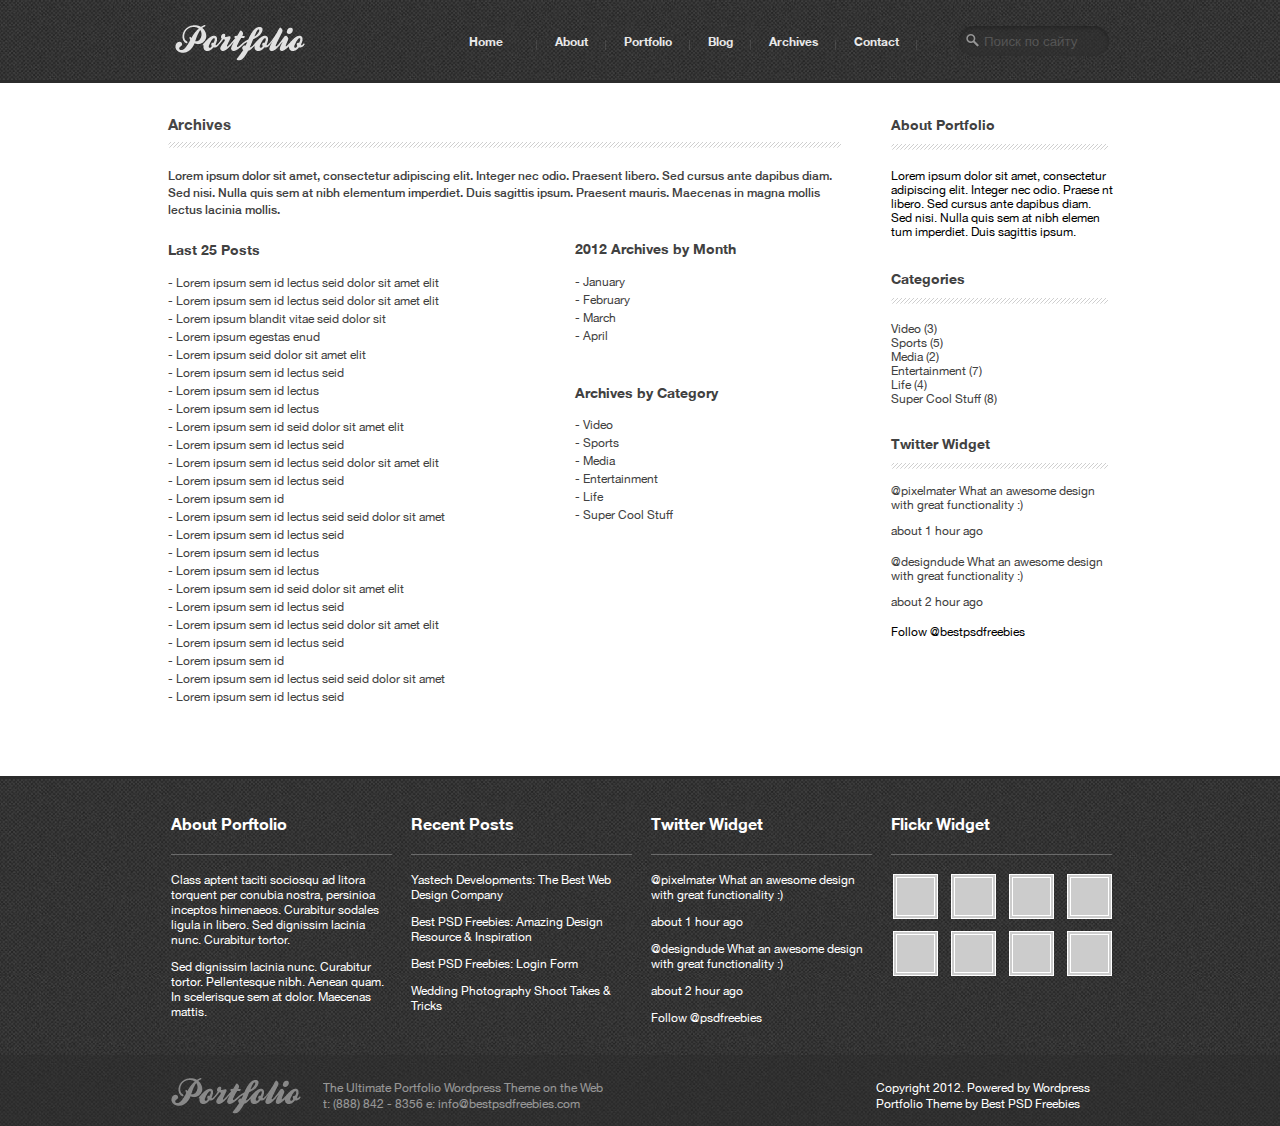
<file: lesson_4/home/dz_3/archive.html>
<!DOCTYPE html>
<html lang="en">
  <head>
    <meta charset="UTF-8" />
    <title>A-level</title>
    <link rel="stylesheet" href="./css/style.css" />
    <link rel="stylesheet" href="./css/font.css" />
  </head>
  <body>
    <div class="header">
      <div class="container">
        <div class="header_blocks">
          <div class="header_logos logo">
            <img src="images/logo.png" alt="Logo" />
          </div>
          <nav>
            <ul>
              <li><a href="index.html">Home</a></li>
              <li><a href="about.html">About</a></li>
              <li class="active"><a href="portfolio.html">Portfolio</a></li>
              <li><a href="blog.html">Blog</a></li>
              <li><a href="archive.html">Archives</a></li>
              <li><a href="contacts.html">Contact</a></li>
            </ul>
          </nav>
          <div class="search">
            <p><input type="search" name="q" placeholder="Поиск по сайту"> 
          </div>
        </div>
      </div>
    </div>
    <div class="container">
      <main>
        <aside>
          <article>
            <h2>About Portfolio</h2>
            <p>
              Lorem ipsum dolor sit amet, consectetur adipiscing elit. Integer
              nec odio. Praese nt libero. Sed cursus ante dapibus diam. Sed
              nisi. Nulla quis sem at nibh elemen tum imperdiet. Duis sagittis
              ipsum.
            </p>
            <h2 class="categories">Categories</h2>
            <ul>
              <li>Video (3)</li>
              <li>Sports (5)</li>
              <li>Media (2)</li>
              <li>Entertainment (7)</li>
              <li>Life (4)</li>
              <li>Super Cool Stuff (8)</li>
            </ul>
            <h2 class="widget">Twitter Widget</h2>
            <div class="comments">
              <p>
                @pixelmater What an awesome design with great functionality :)
              </p>
              <p>about 1 hour ago</p>
            </div>
            <div class="comments_1">
              <p>
                @designdude What an awesome design with great functionality :)
              </p>
              <p>about 2 hour ago</p>
            </div>
            <p class="follow">Follow @bestpsdfreebies</p>
          </article>
        </aside>
        <h1 class="archive-h1">Archives</h1>
        <section class="archive-content">
          <p>
            Lorem ipsum dolor sit amet, consectetur adipiscing elit. Integer nec
            odio. Praesent libero. Sed cursus ante dapibus diam. Sed nisi. Nulla
            quis sem at nibh elementum imperdiet. Duis sagittis ipsum. Praesent
            mauris. Maecenas in magna mollis lectus lacinia mollis.
          </p>
          <h2 class="archive-content-h2">Last 25 Posts</h2>
          <ul>
            <li>- Lorem ipsum sem id lectus seid dolor sit amet elit</li>
            <li>- Lorem ipsum sem id lectus seid dolor sit amet elit</li>
            <li>- Lorem ipsum blandit vitae seid dolor sit</li>
            <li>- Lorem ipsum egestas enud</li>
            <li>- Lorem ipsum seid dolor sit amet elit</li>
            <li>- Lorem ipsum sem id lectus seid</li>
            <li>- Lorem ipsum sem id lectus</li>
            <li>- Lorem ipsum sem id lectus</li>
            <li>- Lorem ipsum sem id seid dolor sit amet elit</li>
            <li>- Lorem ipsum sem id lectus seid</li>
            <li>- Lorem ipsum sem id lectus seid dolor sit amet elit</li>
            <li>- Lorem ipsum sem id lectus seid</li>
            <li>- Lorem ipsum sem id</li>
            <li>- Lorem ipsum sem id lectus seid seid dolor sit amet</li>
            <li>- Lorem ipsum sem id lectus seid</li>
            <li>- Lorem ipsum sem id lectus</li>
            <li>- Lorem ipsum sem id lectus</li>
            <li>- Lorem ipsum sem id seid dolor sit amet elit</li>
            <li>- Lorem ipsum sem id lectus seid</li>
            <li>- Lorem ipsum sem id lectus seid dolor sit amet elit</li>
            <li>- Lorem ipsum sem id lectus seid</li>
            <li>- Lorem ipsum sem id</li>
            <li>- Lorem ipsum sem id lectus seid seid dolor sit amet</li>
            <li>- Lorem ipsum sem id lectus seid</li>
          </ul>
          <div class="block-right">
              <h2 class="archive-content-h2">2012 Archives by Month</h2>
              <ul>
                <li>- January</li>
                <li>- February</li>
                <li>- March</li>
                <li>- April</li>
              </ul>
              <h2 class="archive-content-new">Archives by Category</h2>
              <ul>
                <li>- Video</li>
                <li>- Sports</li>
                <li>- Media</li>
                <li>- Entertainment</li>
                <li>- Life</li>
                <li>- Super Cool Stuff</li>
              </ul>
          </div>
        </section>
      </main>
    </div>
    <footer>
      <div class="container">
        <div class="footer">
          <article>
            <div class="footer-item">
              <div class="footer-name">
                <h2>About Porftolio</h2>
              </div>
              <div class="footer-info">
                <p>
                  Class aptent taciti sociosqu ad litora torquent per conubia
                  nostra, persinioa inceptos himenaeos. Curabitur sodales ligula
                  in libero. Sed dignissim lacinia nunc. Curabitur tortor.
                </p>
                <p>
                  Sed dignissim lacinia nunc. Curabitur tortor. Pellentesque
                  nibh. Aenean quam. In scelerisque sem at dolor. Maecenas
                  mattis.
                </p>
              </div>
            </div>
            <div class="footer-item">
              <div class="footer-name">
                <h2>Recent Posts</h2>
              </div>
              <div class="footer-info">
                <p>
                  Yastech Developments: The Best Web Design Company
                </p>
                <p>Best PSD Freebies: Amazing Design Resource & Inspiration</p>
                <p>Best PSD Freebies: Login Form</p>
                <p>Wedding Photography Shoot Takes & Tricks</p>
              </div>
            </div>
            <div class="footer-item">
              <div class="footer-name">
                <h2>Twitter Widget</h2>
              </div>
              <div class="footer-info">
                <p>
                  @pixelmater What an awesome design with great functionality :)
                </p>
                <p>about 1 hour ago</p>
                <p>
                  @designdude What an awesome design with great functionality :)
                </p>
                <p>about 2 hour ago</p>
                <p>Follow @psdfreebies</p>
              </div>
            </div>
            <div class="footer-item">
              <div class="footer-name">
                <h2>Flickr Widget</h2>
              </div>
              <div class="footer-figures">
                <div class="fig"></div>
                <div class="fig"></div>
                <div class="fig"></div>
                <div class="fig"></div>
                <div class="fig"></div>
                <div class="fig"></div>
                <div class="fig"></div>
                <div class="fig"></div>
              </div>
            </div>
          </article>
          <div class="footer-dop">
            <div class="footer-dop logo">
              <img src="images/logo.png" alt="Logo" />
            </div>
            <div class="footer-dop info_1">
              <p>The Ultimate Portfolio Wordpress Theme on the Web</p>
              <p>t: (888) 842 - 8356 e: info@bestpsdfreebies.com</p>
            </div>
            <div class="footer-dop info_2">
              <p>Copyright 2012. Powered by Wordpress</p>
              <p>Portfolio Theme by Best PSD Freebies</p>
            </div>
          </div>
        </div>
      </div>
    </footer>
  </body>
</html>
</file>
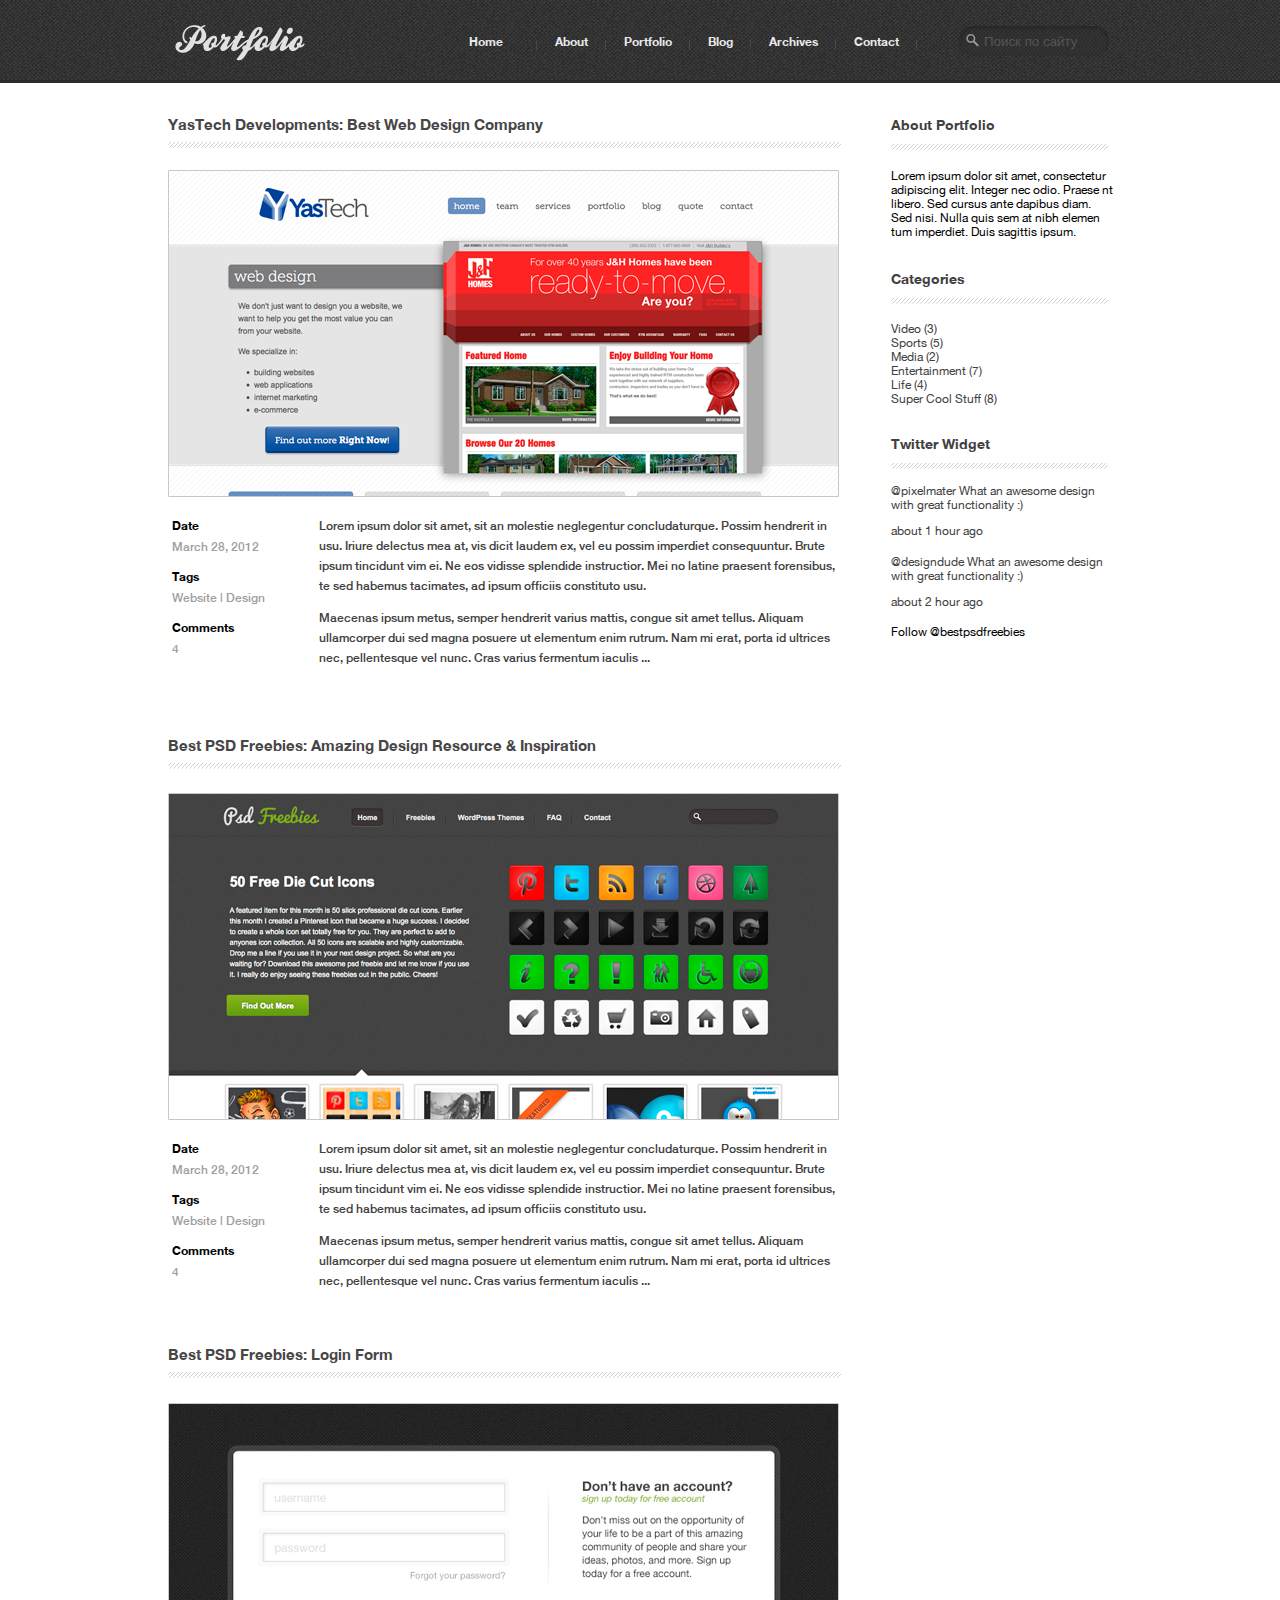
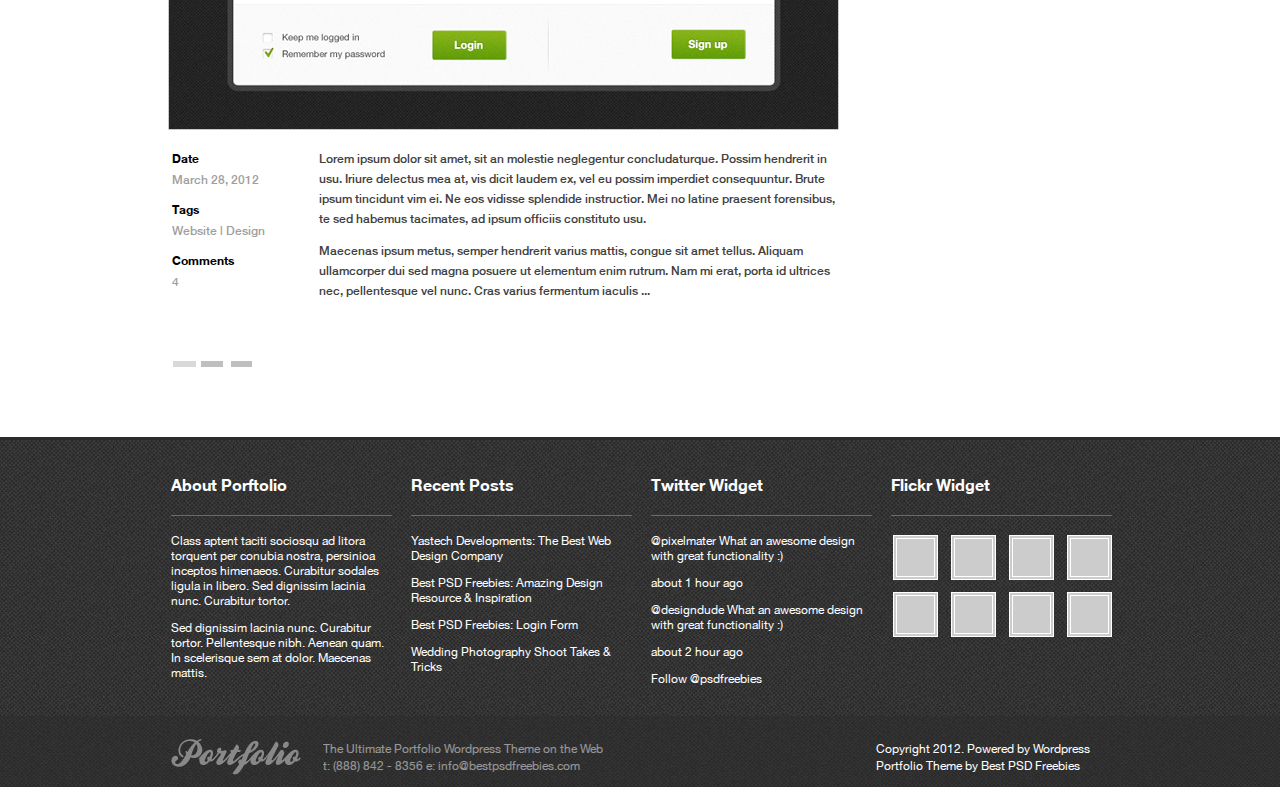
<file: lesson_4/home/dz_3/blog.html>
<!DOCTYPE html>
<html lang="en">
  <head>
    <meta charset="UTF-8" />
    <title>A-level</title>
    <link rel="stylesheet" href="./css/style.css" />
    <link rel="stylesheet" href="./css/font.css" />
  </head>
  <body>
    <div class="header">
      <div class="container">
        <div class="header_blocks">
          <div class="header_logos logo">
            <img src="images/logo.png" alt="Logo" />
          </div>
          <nav>
            <ul>
              <li><a href="index.html">Home</a></li>
              <li><a href="about.html">About</a></li>
              <li class="active"><a href="portfolio.html">Portfolio</a></li>
              <li><a href="blog.html">Blog</a></li>
              <li><a href="archive.html">Archives</a></li>
              <li><a href="contacts.html">Contact</a></li>
            </ul>
          </nav>
          <div class="search">
            <p><input type="search" name="q" placeholder="Поиск по сайту"> 
          </div>
        </div>
      </div>
    </div>
    <div class="container">
      <main>
        <aside>
          <article>
            <h2>About Portfolio</h2>
            <p>
              Lorem ipsum dolor sit amet, consectetur adipiscing elit. Integer
              nec odio. Praese nt libero. Sed cursus ante dapibus diam. Sed
              nisi. Nulla quis sem at nibh elemen tum imperdiet. Duis sagittis
              ipsum.
            </p>
            <h2 class="categories">Categories</h2>
            <ul>
              <li>Video (3)</li>
              <li>Sports (5)</li>
              <li>Media (2)</li>
              <li>Entertainment (7)</li>
              <li>Life (4)</li>
              <li>Super Cool Stuff (8)</li>
            </ul>
            <h2 class="widget">Twitter Widget</h2>
            <div class="comments">
              <p>
                @pixelmater What an awesome design with great functionality :)
              </p>
              <p>about 1 hour ago</p>
            </div>
            <div class="comments_1">
              <p>
                @designdude What an awesome design with great functionality :)
              </p>
              <p>about 2 hour ago</p>
            </div>
            <p class="follow">Follow @bestpsdfreebies</p>
          </article>
        </aside>
        <h1 class="archive-h1">
          YasTech Developments: Best Web Design Company
        </h1>
        <section class="blog-content">
          <img src="./images/log-img.png" class="blog-img" alt="" />
          <div class="blog-blocks">
            <div class="blog-blocks Left">
              <article>
                <h2>Date</h2>
                <p>March 28, 2012</p>
                <h2>Tags</h2>
                <p>Website | Design</p>
                <h2>Comments</h2>
                <p>4</p>
              </article>
            </div>
            <div class="blog-blocks Right">
              <article>
                <p>
                  Lorem ipsum dolor sit amet, sit an molestie neglegentur
                  concludaturque. Possim hendrerit in usu. Iriure delectus mea
                  at, vis dicit laudem ex, vel eu possim imperdiet consequuntur.
                  Brute ipsum tincidunt vim ei. Ne eos vidisse splendide
                  instructior. Mei no latine praesent forensibus, te sed habemus
                  tacimates, ad ipsum officiis constituto usu.
                </p>
                <p>
                  Maecenas ipsum metus, semper hendrerit varius mattis, congue
                  sit amet tellus. Aliquam ullamcorper dui sed magna posuere ut
                  elementum enim rutrum. Nam mi erat, porta id ultrices nec,
                  pellentesque vel nunc. Cras varius fermentum iaculis ...
                </p>
              </article>
            </div>
          </div>
          <h2 class="blog-h2">
            Best PSD Freebies: Amazing Design Resource & Inspiration
          </h2>
          <img src="./images/blog-img1.png" class="blog-img" alt="" />
          <div class="blog-blocks">
            <div class="blog-blocks Left">
              <article>
                <h2>Date</h2>
                <p>March 28, 2012</p>
                <h2>Tags</h2>
                <p>Website | Design</p>
                <h2>Comments</h2>
                <p>4</p>
              </article>
            </div>
            <div class="blog-blocks Right">
              <article>
                <p>
                  Lorem ipsum dolor sit amet, sit an molestie neglegentur
                  concludaturque. Possim hendrerit in usu. Iriure delectus mea
                  at, vis dicit laudem ex, vel eu possim imperdiet consequuntur.
                  Brute ipsum tincidunt vim ei. Ne eos vidisse splendide
                  instructior. Mei no latine praesent forensibus, te sed habemus
                  tacimates, ad ipsum officiis constituto usu.
                </p>
                <p>
                  Maecenas ipsum metus, semper hendrerit varius mattis, congue
                  sit amet tellus. Aliquam ullamcorper dui sed magna posuere ut
                  elementum enim rutrum. Nam mi erat, porta id ultrices nec,
                  pellentesque vel nunc. Cras varius fermentum iaculis ...
                </p>
              </article>
            </div>
          </div>
          <div class="blog-blockThree">
            <h2 class="blog-h2">
              Best PSD Freebies: Login Form
            </h2>
            <img src="./images/blog-img3.png" class="blog-img" alt="" />
            <div class="blog-blocks">
              <div class="blog-blocks Left">
                <article>
                  <h2>Date</h2>
                  <p>March 28, 2012</p>
                  <h2>Tags</h2>
                  <p>Website | Design</p>
                  <h2>Comments</h2>
                  <p>4</p>
                </article>
              </div>
              <div class="blog-blocks Right">
                <article>
                  <p>
                    Lorem ipsum dolor sit amet, sit an molestie neglegentur
                    concludaturque. Possim hendrerit in usu. Iriure delectus mea
                    at, vis dicit laudem ex, vel eu possim imperdiet
                    consequuntur. Brute ipsum tincidunt vim ei. Ne eos vidisse
                    splendide instructior. Mei no latine praesent forensibus, te
                    sed habemus tacimates, ad ipsum officiis constituto usu.
                  </p>
                  <p>
                    Maecenas ipsum metus, semper hendrerit varius mattis, congue
                    sit amet tellus. Aliquam ullamcorper dui sed magna posuere
                    ut elementum enim rutrum. Nam mi erat, porta id ultrices
                    nec, pellentesque vel nunc. Cras varius fermentum iaculis
                    ...
                  </p>
                </article>
              </div>
            </div>
          </div>
          <div class="blog-lines">
            <div class="line-one"></div>
            <div class="line-two"></div>
            <div class="line-three"></div>
          </div>
        </section>
      </main>
    </div>
    <footer class="newFooter">
      <div class="container">
        <div class="footer">
          <article>
            <div class="footer-item">
              <div class="footer-name">
                <h2>About Porftolio</h2>
              </div>
              <div class="footer-info">
                <p>
                  Class aptent taciti sociosqu ad litora torquent per conubia
                  nostra, persinioa inceptos himenaeos. Curabitur sodales ligula
                  in libero. Sed dignissim lacinia nunc. Curabitur tortor.
                </p>
                <p>
                  Sed dignissim lacinia nunc. Curabitur tortor. Pellentesque
                  nibh. Aenean quam. In scelerisque sem at dolor. Maecenas
                  mattis.
                </p>
              </div>
            </div>
            <div class="footer-item">
              <div class="footer-name">
                <h2>Recent Posts</h2>
              </div>
              <div class="footer-info">
                <p>
                  Yastech Developments: The Best Web Design Company
                </p>
                <p>Best PSD Freebies: Amazing Design Resource & Inspiration</p>
                <p>Best PSD Freebies: Login Form</p>
                <p>Wedding Photography Shoot Takes & Tricks</p>
              </div>
            </div>
            <div class="footer-item">
              <div class="footer-name">
                <h2>Twitter Widget</h2>
              </div>
              <div class="footer-info">
                <p>
                  @pixelmater What an awesome design with great functionality :)
                </p>
                <p>about 1 hour ago</p>
                <p>
                  @designdude What an awesome design with great functionality :)
                </p>
                <p>about 2 hour ago</p>
                <p>Follow @psdfreebies</p>
              </div>
            </div>
            <div class="footer-item">
              <div class="footer-name">
                <h2>Flickr Widget</h2>
              </div>
              <div class="footer-figures">
                <div class="fig"></div>
                <div class="fig"></div>
                <div class="fig"></div>
                <div class="fig"></div>
                <div class="fig"></div>
                <div class="fig"></div>
                <div class="fig"></div>
                <div class="fig"></div>
              </div>
            </div>
          </article>
          <div class="footer-dop">
            <div class="footer-dop logo">
              <img src="images/logo.png" alt="Logo" />
            </div>
            <div class="footer-dop info_1">
              <p>The Ultimate Portfolio Wordpress Theme on the Web</p>
              <p>t: (888) 842 - 8356 e: info@bestpsdfreebies.com</p>
            </div>
            <div class="footer-dop info_2">
              <p>Copyright 2012. Powered by Wordpress</p>
              <p>Portfolio Theme by Best PSD Freebies</p>
            </div>
          </div>
        </div>
      </div>
    </footer>
  </body>
</html>
</file>
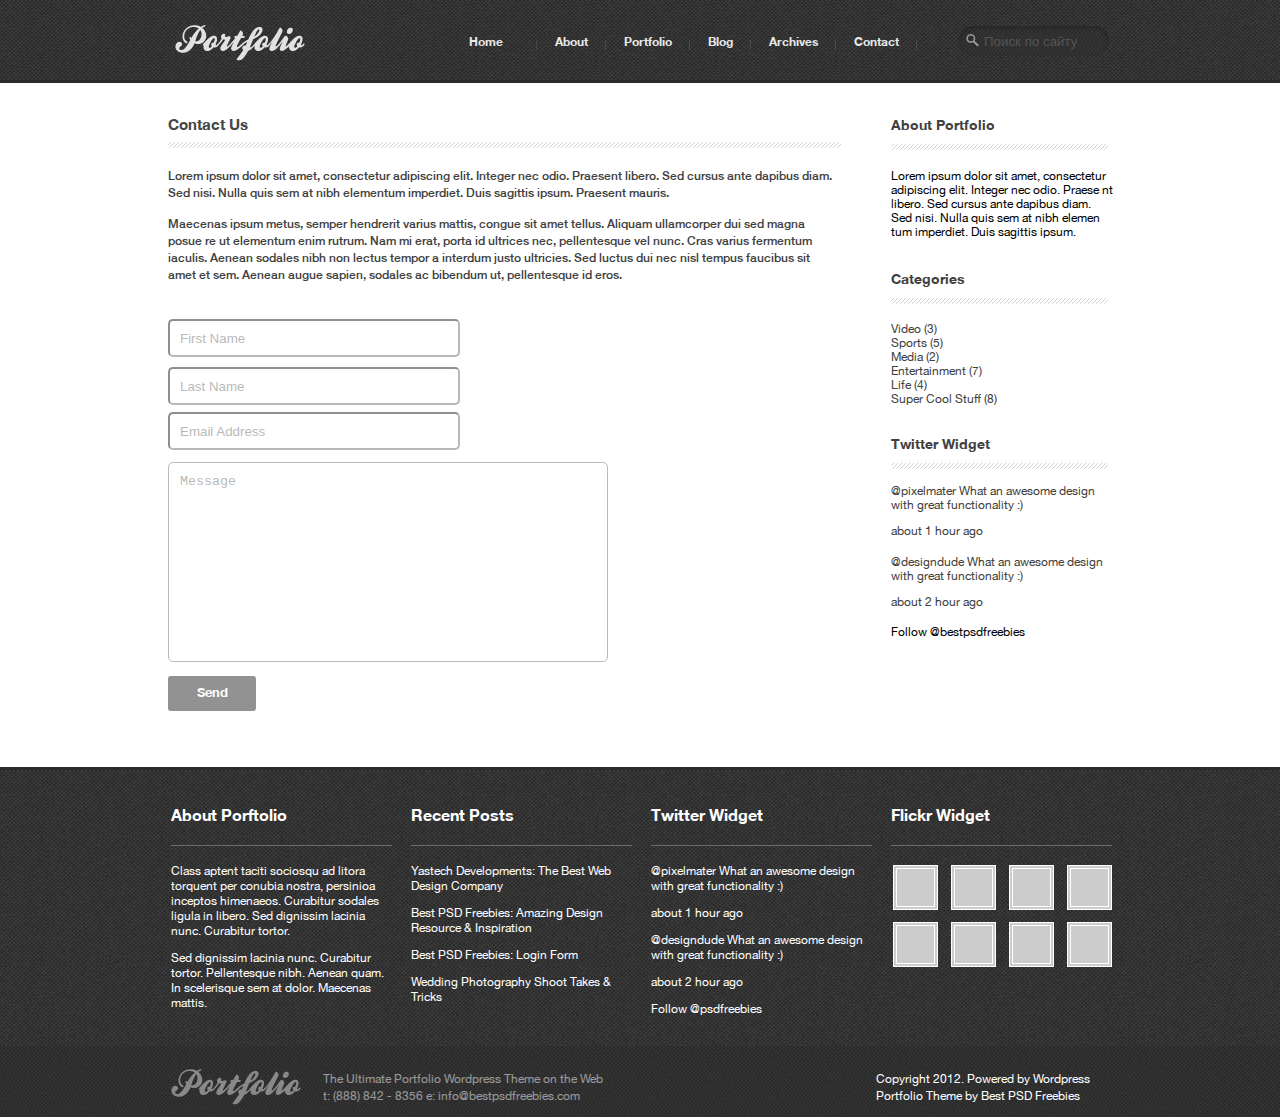
<file: lesson_4/home/dz_3/contacts.html>
<!DOCTYPE html>
<html lang="en">
  <head>
    <meta charset="UTF-8" />
    <title>A-level</title>
    <link rel="stylesheet" href="./css/style.css" />
    <link rel="stylesheet" href="./css/font.css" />
  </head>
  <body>
    <div class="header">
      <div class="container">
        <div class="header_blocks">
          <div class="header_logos logo">
            <img src="images/logo.png" alt="Logo" />
          </div>
          <nav>
            <ul>
              <li><a href="index.html">Home</a></li>
              <li><a href="about.html">About</a></li>
              <li class="active"><a href="portfolio.html">Portfolio</a></li>
              <li><a href="blog.html">Blog</a></li>
              <li><a href="archive.html">Archives</a></li>
              <li><a href="contacts.html">Contact</a></li>
            </ul>
          </nav>
          <div class="search">
            <p><input type="search" name="q" placeholder="Поиск по сайту"> 
          </div>
        </div>
      </div>
    </div>
    <div class="container">
      <main>
        <aside>
          <article>
            <h2>About Portfolio</h2>
            <p>
              Lorem ipsum dolor sit amet, consectetur adipiscing elit. Integer
              nec odio. Praese nt libero. Sed cursus ante dapibus diam. Sed
              nisi. Nulla quis sem at nibh elemen tum imperdiet. Duis sagittis
              ipsum.
            </p>
            <h2 class="categories">Categories</h2>
            <ul>
              <li>Video (3)</li>
              <li>Sports (5)</li>
              <li>Media (2)</li>
              <li>Entertainment (7)</li>
              <li>Life (4)</li>
              <li>Super Cool Stuff (8)</li>
            </ul>
            <h2 class="widget">Twitter Widget</h2>
            <div class="comments">
              <p>
                @pixelmater What an awesome design with great functionality :)
              </p>
              <p>about 1 hour ago</p>
            </div>
            <div class="comments_1">
              <p>
                @designdude What an awesome design with great functionality :)
              </p>
              <p>about 2 hour ago</p>
            </div>
            <p class="follow">Follow @bestpsdfreebies</p>
          </article>
        </aside>
        <h1 class="archive-h1">Contact Us</h1>
        <section class="archive-content">
          <p>
            Lorem ipsum dolor sit amet, consectetur adipiscing elit. Integer nec
            odio. Praesent libero. Sed cursus ante dapibus diam. Sed nisi. Nulla
            quis sem at nibh elementum imperdiet. Duis sagittis ipsum. Praesent
            mauris.
          </p>
          <p class="contact-text">
            Maecenas ipsum metus, semper hendrerit varius mattis, congue sit
            amet tellus. Aliquam ullamcorper dui sed magna posue re ut elementum
            enim rutrum. Nam mi erat, porta id ultrices nec, pellentesque vel
            nunc. Cras varius fermentum iaculis. Aenean sodales nibh non lectus
            tempor a interdum justo ultricies. Sed luctus dui nec nisl tempus
            faucibus sit amet et sem. Aenean augue sapien, sodales ac bibendum
            ut, pellentesque id eros.
          </p>
          <form>
            <div class="contact-name">
              <input type="text" placeholder="First Name" />
            </div>
            <div class="contact-lastName">
              <input type="text" placeholder="Last Name" />
            </div>
            <div class="contact-email">
              <input type="text" placeholder="Email Address" />
            </div>
            <textarea name="" id="" cols="30" rows="10" placeholder="Message"></textarea>
            <div><a href="#" class="contact-button">Send</a></div>
          </form>
        </section>
      </main>
    </div>
    <footer>
      <div class="container">
        <div class="footer">
          <article>
            <div class="footer-item">
              <div class="footer-name">
                <h2>About Porftolio</h2>
              </div>
              <div class="footer-info">
                <p>
                  Class aptent taciti sociosqu ad litora torquent per conubia
                  nostra, persinioa inceptos himenaeos. Curabitur sodales ligula
                  in libero. Sed dignissim lacinia nunc. Curabitur tortor.
                </p>
                <p>
                  Sed dignissim lacinia nunc. Curabitur tortor. Pellentesque
                  nibh. Aenean quam. In scelerisque sem at dolor. Maecenas
                  mattis.
                </p>
              </div>
            </div>
            <div class="footer-item">
              <div class="footer-name">
                <h2>Recent Posts</h2>
              </div>
              <div class="footer-info">
                <p>
                  Yastech Developments: The Best Web Design Company
                </p>
                <p>Best PSD Freebies: Amazing Design Resource & Inspiration</p>
                <p>Best PSD Freebies: Login Form</p>
                <p>Wedding Photography Shoot Takes & Tricks</p>
              </div>
            </div>
            <div class="footer-item">
              <div class="footer-name">
                <h2>Twitter Widget</h2>
              </div>
              <div class="footer-info">
                <p>
                  @pixelmater What an awesome design with great functionality :)
                </p>
                <p>about 1 hour ago</p>
                <p>
                  @designdude What an awesome design with great functionality :)
                </p>
                <p>about 2 hour ago</p>
                <p>Follow @psdfreebies</p>
              </div>
            </div>
            <div class="footer-item">
              <div class="footer-name">
                <h2>Flickr Widget</h2>
              </div>
              <div class="footer-figures">
                <div class="fig"></div>
                <div class="fig"></div>
                <div class="fig"></div>
                <div class="fig"></div>
                <div class="fig"></div>
                <div class="fig"></div>
                <div class="fig"></div>
                <div class="fig"></div>
              </div>
            </div>
          </article>
          <div class="footer-dop">
            <div class="footer-dop logo">
              <img src="images/logo.png" alt="Logo" />
            </div>
            <div class="footer-dop info_1">
              <p>The Ultimate Portfolio Wordpress Theme on the Web</p>
              <p>t: (888) 842 - 8356 e: info@bestpsdfreebies.com</p>
            </div>
            <div class="footer-dop info_2">
              <p>Copyright 2012. Powered by Wordpress</p>
              <p>Portfolio Theme by Best PSD Freebies</p>
            </div>
          </div>
        </div>
      </div>
    </footer>
  </body>
</html>
</file>
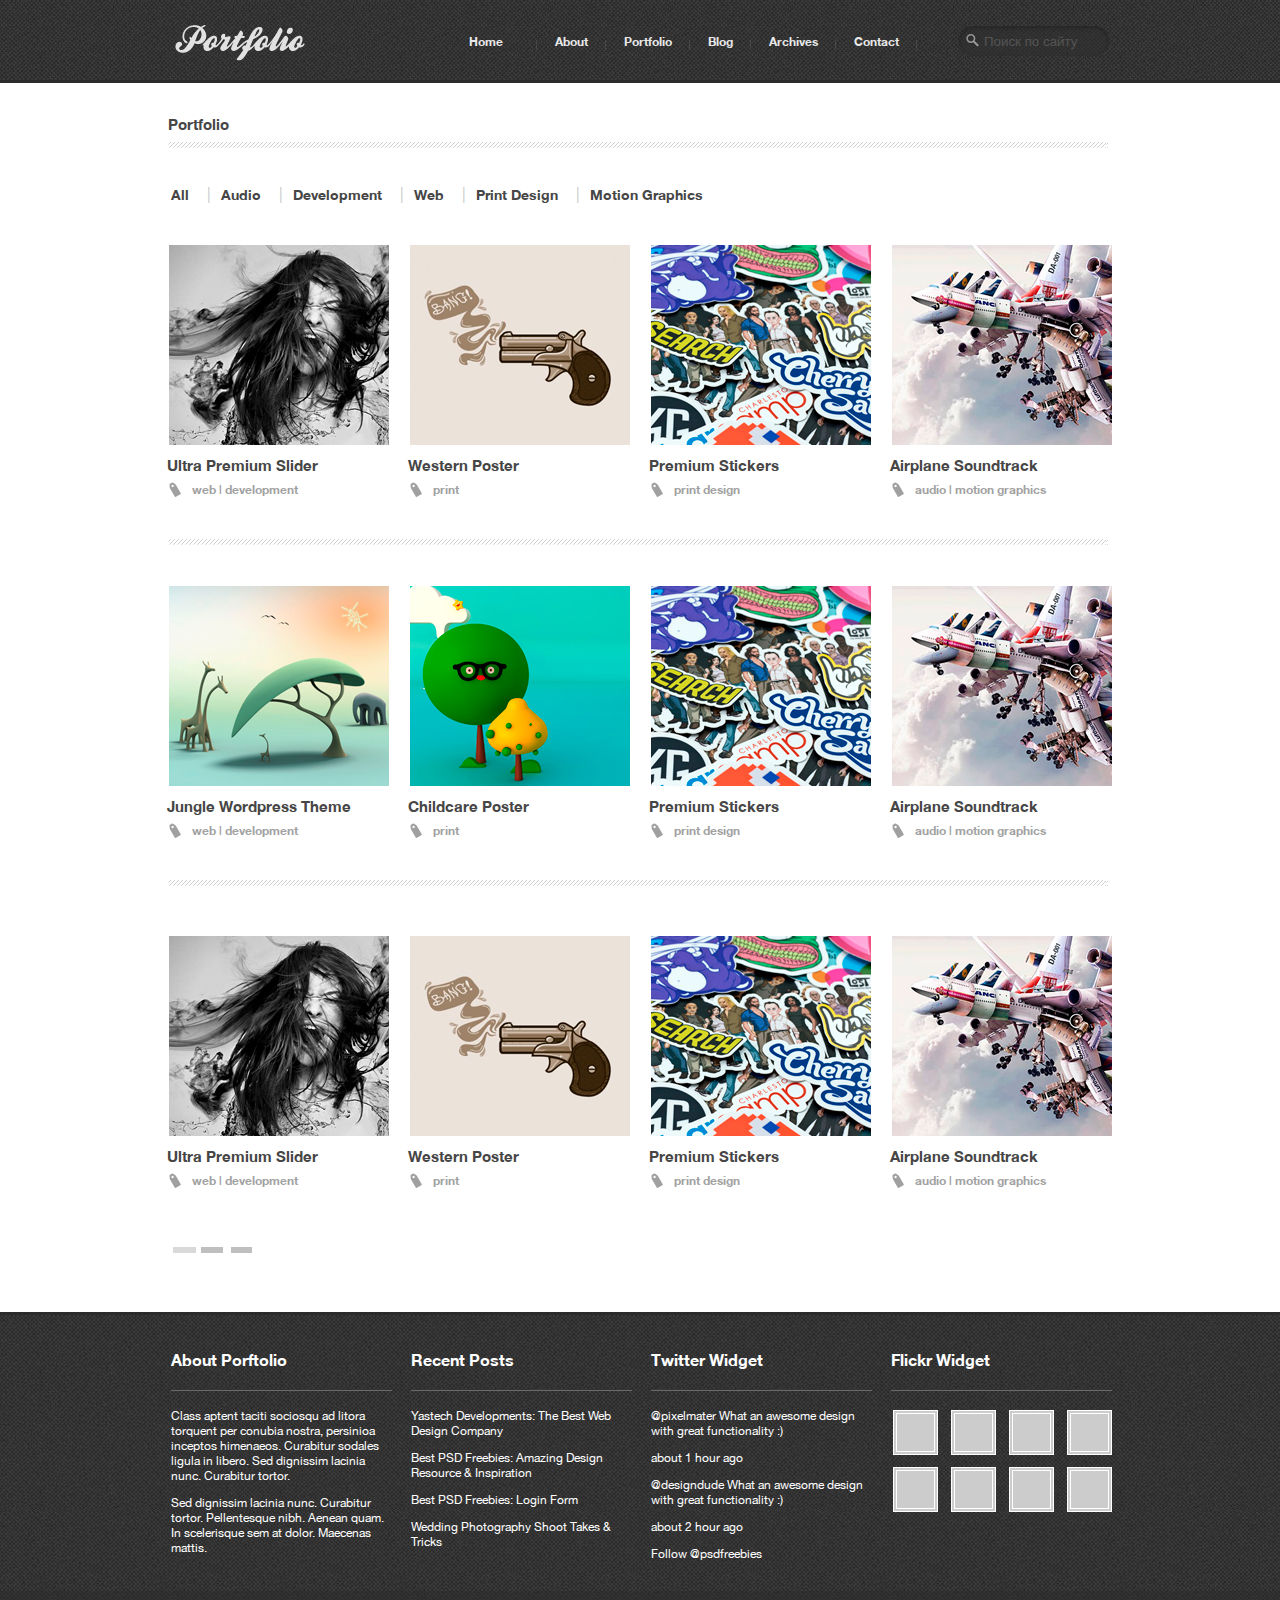
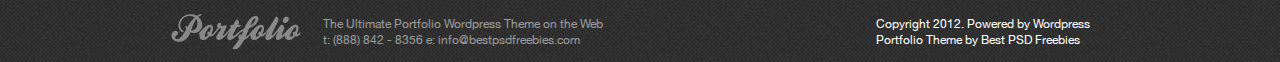
<file: lesson_4/home/dz_3/portfolio.html>
<!DOCTYPE html>
<html lang="en">
  <head>
    <meta charset="UTF-8" />
    <title>A-level</title>
    <link rel="stylesheet" href="./css/style.css" />
    <link rel="stylesheet" href="./css/font.css" />
  </head>
  <body>
    <div class="header">
      <div class="container">
        <div class="header_blocks">
          <div class="header_logos logo">
            <img src="images/logo.png" alt="Logo" />
          </div>
          <nav>
            <ul>
              <li><a href="index.html">Home</a></li>
              <li><a href="about.html">About</a></li>
              <li class="active"><a href="portfolio.html">Portfolio</a></li>
              <li><a href="blog.html">Blog</a></li>
              <li><a href="archive.html">Archives</a></li>
              <li><a href="contacts.html">Contact</a></li>
            </ul>
          </nav>
          <div class="search">
            <p><input type="search" name="q" placeholder="Поиск по сайту"> 
          </div>
        </div>
      </div>
    </div>
    <div class="container">
      <main>
        <h1>Portfolio</h1>
        <ul class="breadcrumb">
          <li><a href="#">All</a></li>
          <li><a href="#">Audio</a></li>
          <li><a href="#">Development</a></li>
          <li><a href="#">Web</a></li>
          <li><a href="#">Print Design</a></li>
          <li><a href="#">Motion Graphics</a></li>
        </ul>
        <section class="gallery">
          <div class="container">
            <div class="gallery-items">
              <div class="gallery-item">
                <div class="gallery-item__image">
                  <img src="./images/img_1.png" alt="" />
                </div>
                <div class="gallery-item__title">
                  <h2>Ultra Premium Slider</h2>
                  <p>web | development</p>
                </div>
              </div>
    
              <div class="gallery-item">
                <div class="gallery-item__image">
                  <img src="./images/img_2.png" alt="" />
                </div>
                <div class="gallery-item__title">
                  <h2>Western Poster</h2>
                  <p>print</p>
                </div>
              </div>
    
              <div class="gallery-item">
                <div class="gallery-item__image">
                  <img src="./images/img_3.png" alt="" />
                </div>
                <div class="gallery-item__title">
                  <h2>Premium Stickers</h2>
                  <p>print design</p>
                </div>
              </div>
    
              <div class="gallery-item">
                <div class="gallery-item__image">
                  <img
                    src="./images/img_4.png"
                    alt=""
                  />
                </div>
                <div class="gallery-item__title">
                  <h2>Airplane Soundtrack</h2>
                  <p>audio | motion graphics</p>
                </div>
              </div>
            </div>

            <div class="gallery-items two">
              <div class="gallery-item">
                <div class="gallery-item__image">
                  <img src="./images/img_5.png" alt="" />
                </div>
                <div class="gallery-item__title">
                  <h2>Jungle Wordpress Theme</h2>
                  <p>web | development</p>
                </div>
              </div>
    
              <div class="gallery-item">
                <div class="gallery-item__image">
                  <img src="./images/img_6.png" alt="" />
                </div>
                <div class="gallery-item__title">
                  <h2>Childcare Poster</h2>
                  <p>print</p>
                </div>
              </div>
    
              <div class="gallery-item">
                <div class="gallery-item__image">
                  <img src="./images/img_3.png" alt="" />
                </div>
                <div class="gallery-item__title">
                  <h2>Premium Stickers</h2>
                  <p>print design</p>
                </div>
              </div>
    
              <div class="gallery-item">
                <div class="gallery-item__image">
                  <img src="./images/img_4.png" alt="" />
                </div>
                <div class="gallery-item__title">
                  <h2>Airplane Soundtrack</h2>
                  <p>audio | motion graphics</p>
                </div>
              </div>
            </div>

            <div class="gallery-items_three">
              <div class="gallery-item">
                <div class="gallery-item__image">
                  <img src="./images/img_1.png" alt="" />
                </div>
                <div class="gallery-item__title">
                  <h2>Ultra Premium Slider</h2>
                  <p>web | development</p>
                </div>
              </div>

              <div class="gallery-item">
                <div class="gallery-item__image">
                  <img src="./images/img_2.png" alt="" />
                </div>
                <div class="gallery-item__title">
                  <h2>Western Poster</h2>
                  <p>print</p>
                </div>
              </div>

              <div class="gallery-item">
                <div class="gallery-item__image">
                  <img src="./images/img_3.png" alt="" />
                </div>
                <div class="gallery-item__title">
                  <h2>Premium Stickers</h2>
                  <p>print design</p>
                </div>
              </div>

              <div class="gallery-item">
                <div class="gallery-item__image">
                  <img src="./images/img_4.png" alt="" />
                </div>
                <div class="gallery-item__title">
                  <h2>Airplane Soundtrack</h2>
                  <p>audio | motion graphics</p>
                </div>
              </div>
            </div>
          </div>
          <div class="lines">
            <div class="line-one"></div>
            <div class="line-two"></div>
            <div class="line-three"></div>
          </div>
        </section>
      </main>
    </div>
    <footer>
      <div class="container">
        <div class="footer">
          <article>
            <div class="footer-item">
              <div class="footer-name">
                <h2>About Porftolio</h2>
              </div>
              <div class="footer-info">
                <p>
                    Class aptent taciti sociosqu ad litora torquent per conubia nostra, persinioa inceptos himenaeos. Curabitur sodales ligula in libero. Sed dignissim lacinia nunc. Curabitur tortor.</p>
                    <p>Sed dignissim lacinia nunc. Curabitur tortor. Pellentesque nibh. Aenean quam. In scelerisque sem at dolor. Maecenas mattis.                     
                </p>
              </div>
            </div>
            <div class="footer-item">
                <div class="footer-name">
                  <h2>Recent Posts</h2>
                </div>
                <div class="footer-info">
                  <p>
                    Yastech Developments: The Best Web Design Company</p>
                  <p>Best PSD Freebies: Amazing Design Resource & Inspiration</p>
                  <p>Best PSD Freebies: Login Form</p>
                  <p>Wedding Photography Shoot Takes & Tricks</p>
                </div>
              </div>
              <div class="footer-item">
                  <div class="footer-name">
                    <h2>Twitter Widget</h2>
                  </div>
                  <div class="footer-info">
                    <p>
                      @pixelmater What an awesome design with great functionality :) </p>
                      <p>about 1 hour ago</p>
                    <p>@designdude What an awesome design with great functionality :) </p>
                    <p>about 2 hour ago</p>
                    <p>Follow @psdfreebies</p>
                  </div>
                </div>
                <div class="footer-item">
                    <div class="footer-name">
                      <h2>Flickr Widget</h2>
                    </div>
                    <div class="footer-figures">
                      <div class="fig"></div>
                      <div class="fig"></div>
                      <div class="fig"></div>
                      <div class="fig"></div>
                      <div class="fig"></div>
                      <div class="fig"></div>
                      <div class="fig"></div>
                      <div class="fig"></div> 
                    </div>
                  </div>
          </article>
          <div class="footer-dop">
            <div class="footer-dop logo">
              <img src="images/logo.png" alt="Logo" />
            </div>
            <div class="footer-dop info_1">
              <p>The Ultimate Portfolio  Wordpress Theme on the Web</p>
              <p>t: (888) 842 - 8356  e: info@bestpsdfreebies.com</p>
            </div>
            <div class="footer-dop info_2">
              <p>Copyright 2012. Powered by Wordpress</p>
              <p>Portfolio Theme by Best PSD Freebies</p>
            </div>
          </div>
        </div>
      </div>
    </footer>
  </body>
</html>
</file>
<file: lesson_2/css/style.css>
/* span {
  background-color: blue;
} */

/* #unique {
  background-color: blue;
} */

/* .class1 {
  background-color: chocolate;
  margin-top: 20px;
}

ol > li {
  color: coral;
}

li + li {
  color: blueviolet;
}

.one + #unique {
  color: blue;
}

.priority.priority2 {
  background: yellow;
}

li {
  background: green;
} */
/* 
li > ul > li {
  background-color: black;
}

li > ul > li + li {
  background-color: #fff;
}

.black > li {
  font-size: 30px;
}
ul {
  list-style-type: decimal;
}
ol {
  list-style-type: disc;
}
div {
  margin: 10px 30px 50px 10px;
  padding: 10px solid green;
  border: 2px red solid; 
} */
ul li {
  display: inline;

}
ol li {
  display: inline-block; 
}
ul{
  margin-top: 50px;
}

li {
  margin: 50px 30px 0 10px;
  padding: 20px;
  border: 2px red solid;
}
p {
  font-size: 30px;
}
div {
  background: red;
}
div > div {
  background: yellow;
  width: 50%;
}
.one {
  background-color: inherit;
}
.one span {
  text-decoration: none;
}
</file>
<file: lesson_3/css/style.css>
/* .divTable {
  display: table;
  width: auto;
  background-color: #eee;
  border: 1px solid #666666;
  border-spacing: 5px;
}
.divRow {
  display: table-row;
  width: auto;
}
.divCell {
  float: left;
  display: table-column;
  width: 200px;
}

div {
  display: table;
  border: 1px solid #000;
}
div > div {
  display: table-row;
}
div > div > div {
  display: table-cell;
} */
* {
  box-sizing: border-box;
}
.container {
  width: 1000px;
  margin: 0 auto;
  /* font-size: 0; */
}
.galery {
}
.galery-item {
  width: 25%;
  background: black;
  display: inline-block;
  height: 100px;
  padding: 10px;
  color: #fff;
}
.galery-item-1 {
  width: 25%;
  background: red;
  position: absolute;
  bottom: 0;
  right: 0;
  /* display: inline-block; */
  height: 100px;
  padding: 10px;
}
.galery-item-2 {
  width: 25%;
  background: green;
  display: inline-block;
  height: 100px;
  padding: 10px;
}
.galery-item-3 {
  width: 25%;
  background: yellow;
  display: inline-block;
  height: 100px;
  padding: 10px;
}
blockquote::before {
  content: '"';
}
blockquote::after {
  content: '"';
}
body {
  height: 10000px;
}
div {
  width: 400px;
  height: 400px;
  padding: 50px;
  background: red;
  
}
div > div {
  width: 300px;
  height: 300px;
  padding: 50px;
  background: green;
  position: relative;
}
div > div > div {
  width: 200px;
  height: 200px;
  padding: 50px;
  background: brown;
}
div > div > div > div {
  width: 100px;
  height: 100px;
  padding: 50px;
  background: yellow;
  left: 100px;
  position: fixed;
  left: 0;
  top: 0;
}
h1 {
  font-family: 'AmazS.T.A.L.K.E.R.v.3.0', sans-serif;
  font-size: 250px;
  text-align: center;
  border: 20px solid black;
}
@-webkit-keyframes flicker {
  50% {background-size: 7px 7px, 3px 3px;}
  100% {background-size: 3px 3px, 7px 7px;}
}
@keyframes flicker {
  50% {background-size: 7px 7px, 3px 3px;}
  100% {background-size: 3px 3px, 7px 7px;}
}
#blink3 {
  position: relative;
  font-weight: bold;
  color: #30084f;
}
#blink3:before {
  content: "";
  position:absolute; top: 0; left: 0;
  width: 100%;
  height: 100%;
  background-image: radial-gradient(rgba(255,255,255,1) 1px, rgba(255,255,255,0) 1px), radial-gradient(rgba(255,255,255,1) 1px, rgba(255,255,255,0) 1px);
  background-size: 3px 3px, 7px 7px;
  background-position: 0% 50%;
  -webkit-animation: flicker .5s linear infinite alternate;
  animation: flicker .5s linear infinite alternate;
}
</file>
<file: lesson_3/css/font.css>
@font-face {
  font-family: 'AmazS.T.A.L.K.E.R.v.3.0';
  src: url('../fonts/AmazS.T.A.L.K.E.R.v.3.0.eot');
  src: url('../fonts/AmazS.T.A.L.K.E.R.v.3.0.eot?#iefix') format('embedded-opentype'),
       url('../fonts/AmazS.T.A.L.K.E.R.v.3.0.svg#AmazS.T.A.L.K.E.R.v.3.0') format('svg'),
       url('../fonts/AmazS.T.A.L.K.E.R.v.3.0.ttf') format('truetype'),
       url('../fonts/AmazS.T.A.L.K.E.R.v.3.0.woff') format('woff'),
       url('../fonts/AmazS.T.A.L.K.E.R.v.3.0.woff2') format('woff2');
  font-weight: normal;
  font-style: normal;
}
</file>
<file: lesson_5/css/style.css>
* {
  box-sizing: border-box;
}
body {
  margin: 0;
}
.container {
  max-width: 1200px;
  margin: 0 auto;
}
.blocks.flex {
    display: flex;
    flex-direction: row;
    color: #000;
    font-size: 30px;
    text-align: center;
    align-self: flex-end;

}
.block-1 {
    background: green;
    margin: 10px;
    height: 100px;
    /* order: 2; */
    flex-grow: 1;
}
.block-2 {
    background: red;
    margin: 10px;
    height: 100px;
    /* order: 0; */
    flex-grow: 2;
}
.block-3 {
    background: yellow;
    margin: 10px;
    height: 100px;
    /* order: 1; */
    flex-grow: 1;
}
.block-4 {
    background: green;
    margin: 10px;
    height: 100px;
    /* order: 2; */
    /* flex-grow: 1; */
    flex-shrink: 2;
}
.block-5 {
    background: red;
    margin: 10px;
    height: 100px;
    /* order: 0; */
    /* flex-grow: 2; */
    flex-shrink: 2;
    align-self: flex-end;
    ali
}
.block-6 {
    background: yellow;
    margin: 10px;
    height: 100px;
    /* order: 1; */
    /* flex-grow: 1; */
    flex-shrink: 2;
}
</file>
<file: lesson_2/dz_2/css/style.css>
html {
	min-height:100%;
}
body {
	color: #000;
	text-align: left;
	font-size: 1em;
	min-height:100%;
	overflow-x: hidden;
	background: url(../images/fon_basic.jpg); 
}
.container{
	max-width: 1170px;
	margin: 0 auto;
}
.gallery-item {
	padding: 0 10px;
	box-sizing: border-box;
    display: inline-block;
    width: 275px;
	margin: 20px 0 0 12px;
	vertical-align: top;
	height: 380px;
	background-color: #fff;
    box-shadow: 0 0 10px rgba(0,0,0,0.5);
}
.gallery-item__image img {
    width: 100%;
    height: auto;
}
.gallery-item__title h2 {
	padding-left: 10px;
	font-size: 20px;
	color: #023;
}
.gallery-item__description {
    padding-left: 10px;
    font-size: 16px;
}
</file>
<file: lesson_4/home/dz_3/css/style.css>
* {
  box-sizing: border-box;
}
body {
  margin: 0;
}
ul {
  list-style-type: none;
  display: inline;
  color: #414141;
  font-family: "HelveticaNeue", sans-serif;
}
.container {
  max-width: 1200px;
  margin: 0 auto;
}
.header {
  background-image: url(../images/grey-background.jpg);
  width: 100%;
  height: 83px;
  border-bottom: 3px solid rgba(43, 43, 43, 1);
  position: fixed;
  left: 0;
  top: 0;
  z-index: 9999;
}
.header_home {
  background-image: url(../images/header_basic.png);
  width: 100%;
  height: 515px;
  border-bottom: 3px solid rgba(43, 43, 43, 1);
}
.header_blocks {
  position: relative;
  display: flex;
  height: 56px;
}
.header_logos {
  position: absolute;
  left: 135px;
  top: 25px;
}
nav {
  position: absolute;
  left: 371px;
  top: 14px;
}
nav ul {
  display: inline-block;
  font-size: 0;
  margin: 20px 0;
}
nav > ul > li:first-child {
  padding-right: 20px;
  margin-left: 0;
}
nav > ul > li {
  display: inline-block;
  position: relative;
  line-height: 0;
  font-size: 0;
  padding: 0 4px;
}
nav > ul > li > a {
  font-size: 12px;
  font-family: "HelveticaNeueBd";
  text-decoration: none;
  color: #e8e8e8;
  position: relative;
  padding: 0 14px;
  line-height: 1.4;
  outline: none;
}
.search {
  position: absolute;
  right: 131px;
  top: 10px;
}
.search p input {
  width: 150px;
  border-radius: 20px;
  padding-left: 25px;
  opacity: 0.5;
  height: 30px;
  border: inherit;
  outline: none;
  background: #2f2f2f;
  box-shadow: 0 2px 4px rgba(0, 0, 0, 0.5) inset;
}
.search::before {
  content: "";
  background-image: url(../images/search.png);
  width: 16px;
  height: 16px;
  position: absolute;
  top: 24px;
  left: 6px;
}
nav > ul > li::after {
  content: "";
  background-color: #fff;
  height: 10px;
  width: 1px;
  position: absolute;
  right: 0;
  top: 6px;
  opacity: 0.1;
}
a:active::before,
a:focus::before {
  content: "";
  width: 100%;
  height: 30px;
  left: 0;
  top: -5px;
  position: absolute;
  opacity: 0.5;
  box-shadow: inset 0 0 10px rgba(0, 0, 0, 0.5);
  border-radius: 5px;
}
main {
  padding-left: 128px;
  margin-top: 115px;
}
.main_1 {
  margin-bottom: 301px;
}
main.main_1 {
  margin-top: 55px;
}
h1 {
  font-size: 15px;
  font-family: "HelveticaNeueBd";
  position: relative;
  color: #464646;
}
.gallery-item__title h2 {
  font-size: 15px;
  font-family: "HelveticaNeueBd";
  position: relative;
  color: #464646;
}
main h1::before {
  content: "";
  width: 940px;
  height: 6px;
  background-image: url(../images/line.png);
  top: 27px;
  position: absolute;
}
.breadcrumb li {
  display: inline-block;
}
.breadcrumb > li + li:before {
  color: #cccccc;
  content: "|";
  padding: 0 10.5px;
}
.breadcrumb > li > a {
  font-family: "HelveticaNeueBd", sans-serif;
  text-decoration: inherit;
  font-size: 14px;
  color: #464646;
}
ul.breadcrumb {
  padding: 0;
  margin-top: 52px;
  display: inherit;
}
.breadcrumb li {
  display: inline-block;
  margin-left: 3px;
}
footer {
  background-image: url(../images/grey-background.jpg);
  width: 100%;
  height: 350px;
  border-top: 3px solid rgba(43, 43, 43, 1);
  position: relative;
  margin-top: 55px;
}
footer::before {
  content: "";
  background: #2b2b2b;
  width: 100%;
  height: 71px;
  position: absolute;
  opacity: 0.4;
  bottom: 0;
}
.footer {
  position: relative;
  margin-left: 131px;
  color: #fff;
}
.footer-item {
  display: inline-block;
  width: 236px;
  position: relative;
  vertical-align: top;
}
.footer-name h2 {
  font-size: 16px;
  font-family: "HelveticaNeueBd";
  margin-top: 35px;
}
.footer-name h2::before {
  content: "";
  width: 221px;
  height: 1px;
  background: #6a6a6a;
  top: 75px;
  position: absolute;
}
.footer-info {
  margin-top: 40px;
}
.footer-info p {
  font-family: "HelveticaNeue";
  font-size: 12px;
  line-height: 15px;
  width: 95%;
}
.footer-figures {
  margin-top: 41px;
  margin-left: -5px;
}
.fig {
  width: 45px;
  height: 45px;
  display: inline-block;
  background: #cccccc;
  margin: 0px 2px 8px 7px;
  border: 4px double #fff;
}
.footer-dop {
  position: relative;
}
.footer-dop.logo {
  position: absolute;
  top: 40px;
  opacity: 0.5;
}
.footer-dop.info_1 {
  position: absolute;
  left: 152px;
  line-height: 0.4;
  top: 36px;
  font-family: "HelveticaNeue";
  font-size: 12px;
  opacity: 0.5;
}
.footer-dop.info_2 {
  position: absolute;
  right: 150px;
  line-height: 0.4;
  top: 36px;
  font-family: "HelveticaNeue";
  font-size: 12px;
}
.gallery-item {
  display: inline-block;
  width: 235px;
  margin: 26px 1px;
  vertical-align: top;
  background-color: #fff;
}
.gallery-items.two {
  margin-top: 25px;
}
.gallery-items {
  position: relative;
}
.gallery-items_three {
  margin-top: 34px;
}
.gallery-item__title {
  margin-top: -5px;
  margin-left: -2px;
}
.gallery-items::before {
  content: "";
  background-image: url(../images/line.png);
  width: 940px;
  position: absolute;
  height: 6px;
  bottom: -10px;
}
.gallery-item__title {
  position: relative;
}
.gallery-item__title p {
  font-size: 12px;
  font-family: "HelveticaNeueBd";
  position: relative;
  color: #464646;
  opacity: 0.5;
  margin-left: 25px;
  margin-top: -5px;
}
.gallery-item__title p::before {
  content: "";
  background-image: url(../images/icon.png);
  width: 12px;
  height: 15px;
  position: absolute;
  left: -23px;
}
.line-one {
  width: 23px;
  height: 6px;
  background: grey;
  display: inline-block;
  margin-left: -1px;
  opacity: 0.3;
}
.line-two {
  width: 22px;
  height: 6px;
  display: inline-block;
  background: grey;
  margin-left: 1px;
  opacity: 0.5;
}
.line-three {
  width: 21px;
  height: 6px;
  background: grey;
  display: inline-block;
  margin-left: 4px;
  opacity: 0.5;
}
.lines {
  margin-top: 13px;
  margin-left: 6px;
}
aside {
  width: 225px;
  float: right;
  position: relative;
  top: -11px;
  right: 124px;
}
main .archive-h1::before {
  content: "";
  width: 673px;
  height: 6px;
  background-image: url(../images/line.png);
  top: 27px;
  position: absolute;
}
.blog-h2::before {
  content: "";
  width: 673px;
  height: 6px;
  background-image: url(../images/line.png);
  top: 27px;
  position: absolute;
}
aside h2 {
  font-size: 14px;
  font-family: "HelveticaNeueBd";
  color: #414141;
}
aside .categories {
  font-size: 14px;
  font-family: "HelveticaNeueBd";
  color: #414141;
  margin-top: 31px;
  position: relative;
}
aside .widget {
  font-size: 14px;
  font-family: "HelveticaNeueBd";
  color: #414141;
  margin-top: 35px;
  position: relative;
}
aside > article > p {
  font-family: "HelveticaNeue", sans-serif;
  font-size: 12px;
  margin-top: 36px;
  width: 99%;
}
aside ul {
  font-family: "HelveticaNeue", sans-serif;
  color: #414141;
  font-size: 12px;
  list-style-type: none;
  display: inline;
  position: relative;
  top: 6px;
}
aside .comments {
  font-family: "HelveticaNeue", sans-serif;
  color: #414141;
  font-size: 12px;
  position: relative;
  top: 20px;
}
aside .comments_1 {
  font-family: "HelveticaNeue", sans-serif;
  color: #414141;
  font-size: 12px;
  position: relative;
  top: 25px;
}
aside .follow {
  margin-top: 41px;
}
main aside h2::before {
  content: "";
  width: 217px;
  height: 6px;
  background-image: url(../images/line.png);
  top: 40px;
  position: absolute;
}
main aside .categories::before {
  content: "";
  width: 217px;
  height: 6px;
  background-image: url(../images/line.png);
  top: 28px;
  position: absolute;
}
main aside .widget::before {
  content: "";
  width: 217px;
  height: 6px;
  background-image: url(../images/line.png);
  top: 28px;
  position: absolute;
}
.archive-content {
  max-width: 670px;
  position: relative;
}
.archive-content p {
  font-family: "HelveticaNeue Medium", sans-serif;
  font-size: 12px;
  line-height: 17px;
  margin-top: 35px;
  color: #414141;
}
.archive-content-h2 {
  font-family: "HelveticaNeueBd", sans-serif;
  font-size: 14px;
  color: #414141;
  margin-top: 22px;
}
.archive-content ul li {
  font-size: 12px;
  position: relative;
  top: -15px;
  line-height: 18px;
}
.block-right {
  position: absolute;
  top: 50px;
  right: 102px;
}
.archive-content-new {
  font-family: "HelveticaNeueBd", sans-serif;
  font-size: 14px;
  color: #414141;
  margin-top: 24px;
}
.header_right {
  position: relative;
  max-width: 360px;
  left: 135px;
  top: 57px;
}
.header_right h1 {
  font-size: 24px;
  color: #fff;
}
.header_right p {
  font-family: "HelveticaNeue", sans-serif;
  font-size: 12px;
  line-height: 18px;
  color: #fff;
  margin: 22px 0 0 0;
}
a.button7 {
  font-weight: 700;
  color: white;
  text-decoration: none;
  padding: 0.6em 2.1em calc(0.6em + 3px);
  border-radius: 3px;
  background: #929292;
  transition: 0.2s;
  position: absolute;
  bottom: -58px;
  font-size: 13px;
  font-family: "HelveticaNeueBd", sans-serif;
}
.header_left {
  position: absolute;
  top: 89px;
  right: 211px;
}
.header_all {
  position: relative;
  height: 432px;
}
.header_lines {
  position: absolute;
  bottom: 0;
  right: 133px;
}
.header_lines .line-one {
  background: #fff;
  opacity: 0.7;
}
.home-item {
  display: inline-block;
  width: 222px;
  height: 288px;
  margin: -98px 6px 0;
  vertical-align: top;
  padding: 8px 21px;
  background-color: #fff;
  position: relative;
}
.home-item::before {
  content: "";
  background-image: url(../images/line.png);
  width: 75%;
  position: absolute;
  height: 6px;
  bottom: -6px;
  left: 20px;
}
.home-item__title h2 {
  font-size: 15px;
  font-family: "HelveticaNeueBd";
  position: relative;
  color: #464646;
}
.home-item__title p {
  font-size: 12px;
  font-family: "HelveticaNeue", sans-serif;
  position: relative;
  color: #464646;
  opacity: 0.5;
  top: 5px;
  line-height: 16px;
  width: 94%;
}
.home-item__title :nth-child(3n) {
  color: #333333;
  opacity: 1;
}
.home-item__title h3 {
  font-size: 12px;
  font-family: "HelveticaNeueBd";
  position: relative;
  top: 40px;
}
.work h2 {
  font-size: 15px;
  font-family: "HelveticaNeueBd";
  position: relative;
  color: #464646;
}
.work {
  margin-top: 107px;
  margin-left: 26px;
  position: relative;
}
.work h2::before {
  content: "";
  background-image: url(../images/line.png);
  width: 87%;
  position: absolute;
  height: 6px;
  bottom: -18px;
}
.work-lines {
  position: absolute;
  top: 3px;
  right: 137px;
}
.work-blocks.one {
  width: 170px;
  font-size: 12px;
  font-family: "HelveticaNeue", sans-serif;
  position: relative;
  color: #333333;
  top: 31px;
  line-height: 16px;
}
.work-blocks {
  position: relative;
}
.work-blocks.two {
  position: absolute;
  top: 36px;
  right: 118px;
}
.work-item {
  display: inline-block;
  width: 235px;
  vertical-align: top;
  background-color: #fff;
  position: relative;
}
.work-items.two {
  margin-top: 16px;
}
.button7:focus::before {
  display: none;
}
.work-blocks.one :first-child {
  opacity: 0.5;
}
.leftimg {
  float: left; /* Выравнивание по левому краю */
  margin: 2px 26px 7px 0; /* Отступы вокруг картинки */
  border: 4px double #d2d2d2;
}
.about-content {
  max-width: 674px;
  position: relative;
}
.about-content p {
  font-family: "HelveticaNeue Medium", sans-serif;
  font-size: 12px;
  line-height: 17px;
  margin-top: 42px;
  margin-left: 3px;
  color: #414141;
}
.about-content-h2 {
  font-family: "HelveticaNeueBd", sans-serif;
  font-size: 14px;
  color: #414141;
  margin-top: 22px;
}
.about-picture p {
  font-family: "HelveticaNeue", sans-serif;
  font-size: 12px;
  line-height: 18px;
  margin-top: 18px;
  margin-left: 0;
  color: #414141;
}
.about-text p {
  font-family: "HelveticaNeue", sans-serif;
  font-size: 12px;
  line-height: 18px;
  margin-top: 21px;
  margin-left: 1px;
  color: #414141;
}
.about-text2 .d:first-letter {
  text-transform: uppercase;
  font-family: "HelveticaNeueBd", sans-serif;
  font-size: 36px;
  color: #bababa;
  float: left;
  padding: 5px 3px 1px 0px;
}
.about-text2 p {
  font-family: "HelveticaNeue", sans-serif;
  font-size: 12px;
  line-height: 18px;
  margin-top: 37px;
  margin-left: 3px;
  color: #414141;
}
.about-text2 .quotation_mark::before {
  content: "";
  background-image: url(../images/quet.png);
  background-repeat: no-repeat;
  width: 22px;
  height: 20px;
  float: left;
  font-family: "HelveticaNeue", sans-serif;
  padding: 0px 15px 51px 0px;
}
p.quotation_mark {
  margin-top: 20px;
  font-family: "Helvetica-Neue-Light-Italic", sans-serif;
}
.about-text3 p {
  font-family: "HelveticaNeue", sans-serif;
  font-size: 12px;
  line-height: 18px;
  margin-top: 8px;
  margin-left: -2px;
  color: #414141;
}
.about-text3.two {
  width: 310px;
  margin-left: 43px;
  margin-top: 1px;
}
.about-text3.one {
  width: 310px;
}
.about-text3 {
  display: inline-block;
  margin-left: 0px;
}
.about-text4 p {
  font-family: "HelveticaNeue", sans-serif;
  font-size: 12px;
  line-height: 18px;
  margin-top: 8px;
  margin-left: -2px;
  color: #414141;
}
.about-text4 {
  display: inline-block;
  vertical-align: top;
}
.about-text4.one {
  width: 208px;
  margin-top: 3px;
  margin-left: 4px;
}
.about-text4.two {
  width: 208px;
  margin-left: 19px;
  margin-top: 3px;
}
.about-text4.three {
  width: 208px;
  margin-left: 15px;
  margin-top: 2px;
}
a.button1,
.button2,
.button3,
.button4,
.button5 {
  font-weight: 700;
  color: white;
  text-decoration: none;
  padding: 0.6em 1em calc(0.6em + 3px);
  border-radius: 3px;
  background: #929292;
  transition: 0.2s;
  font-size: 13px;
  font-family: "HelveticaNeueBd", sans-serif;
}
a.button2,
.button3,
.button4,
.button5 {
  margin-left: 18px;
}
.about-buttons {
  margin-left: 5px;
  margin-top: 39px;
}
a.button1 {
  background: #7ca22a;
}
a.button2 {
  background: #c4c4c6;
}
a.button3 {
  background: #5f95ed;
}
a.button4 {
  background: #eb683b;
}
a.button5 {
  background: #e45ce4;
}
a.button6,
.button_7 {
  font-weight: 700;
  color: white;
  text-decoration: none;
  padding: 0.6em 1em calc(0.6em + 3px);
  border-radius: 3px;
  background: #929292;
  transition: 0.2s;
  font-size: 13px;
  font-family: "HelveticaNeueBd", sans-serif;
}
.about-btnDop {
  margin-top: 36px;
  margin-left: 5px;
}
a.button_7 {
  margin-left: 18px;
}
a.button6 {
  background: #ed494a;
}
a.button_7 {
  background: #53cfd9;
}
.about-fullBlock.one {
  width: 100%;
  background-color: #effeb9;
  height: 62px;
  border: 1px #d0e291 solid;
  color: #a2bf35;
}
.about-fullBlock.two {
  width: 100%;
  background-color: #fbcbc1;
  height: 62px;
  border: 1px #e1a69a solid;
  color: #de5f4c;
}
.about-fullBlock.three {
  width: 100%;
  background-color: #ffe9ad;
  height: 62px;
  border: 1px #efd691 solid;
  color: #edba3e;
}
.about-fullBlock.four {
  width: 100%;
  background-color: #d1e4f3;
  height: 62px;
  border: 1px #7295af solid;
  color: #5a90c3;
}
.about-fullBlocks {
  margin-top: 51px;
}
.about-fullBlock {
  margin-top: 18px;
  text-align: center;
  line-height: 60px;
  font-family: "HelveticaNeueIt", sans-serif;
  font-size: 14px;
  font-weight: 600;
}
.newFooter {
  margin-top: 32px;
}
.blog-content {
  max-width: 674px;
  position: relative;
}
.blog-content p {
  font-family: "HelveticaNeue Medium", sans-serif;
  font-size: 12px;
  line-height: 17px;
  margin-top: 42px;
  margin-left: 3px;
  color: #414141;
}
.blog-img {
  margin-top: 27px;
}
.blog-blocks {
  display: inline-block;
  vertical-align: top;
}
.blog-blocks.Left {
  width: 143px;
  margin-left: 4px;
  margin-top: 7px;
}
.blog-blocks.Right {
  width: 520px;
  margin-top: 7px;
}
.blog-blocks.Left h2 {
  font-size: 12px;
  font-family: "HelveticaNeueBd", sans-serif;
}
.blog-blocks.Left p {
  opacity: 0.5;
}
.blog-blocks p {
  font-family: "HelveticaNeue Medium", sans-serif;
  font-size: 12px;
  line-height: 20px;
  color: #414141;
  margin-top: -6px;
  margin-left: 0;
}
.blog-blocks.Right p {
  margin-top: 8px;
}
.blog-h2 {
  font-size: 15px;
  font-family: "HelveticaNeueBd";
  position: relative;
  color: #464646;
  margin-top: 56px;
}
.blog-blockThree {
  margin-top: -14px;
}
.blog-lines {
  margin-top: 40px;
  margin-left: 6px;
  margin-bottom: 66px;
}
p.contact-text {
  margin-top: 14px;
  width: 100%;
}
input {
  width: 292px;
  border-radius: 5px;
  padding-left: 10px;
  opacity: 0.5;
  height: 38px;
  outline: none;
}
.contact-name {
  margin-top: 35px;
}
.contact-lastName {
  margin-top: 10px;
}
.contact-email {
  margin-top: 7px;
}
textarea {
  resize: none;
  margin-top: 12px;
  width: 440px;
  height: 200px;
  border-radius: 5px;
  opacity: 0.5;
  padding: 11px;
  outline: none;
}
a.contact-button {
  font-weight: 700;
  color: white;
  text-decoration: none;
  padding: 0.6em 2.2em calc(0.6em + 3px);
  border-radius: 3px;
  background: #929292;
  transition: 0.2s;
  position: relative;
  top: 17px;
  font-size: 13px;
  font-family: "HelveticaNeueBd", sans-serif;
}
form {
  margin-bottom: 83px;
}
.home-item__title::before {
  content: "";
  width: 1px;
  height: 136px;
  background-color: #2f2f2f;
  position: absolute;
  top: 61px;
  left: -2px;
  filter: blur(3px) contrast(0.8) brightness(0.8);
  opacity: 0.5;
}
.home-item__title::after {
  content: "";
  width: 1px;
  height: 136px;
  background-color: #2f2f2f;
  position: absolute;
  top: 61px;
  right: -1px;
  filter: blur(3px) contrast(0.8) brightness(0.8);
  opacity: 0.5;
}
.work-item__image img:hover {
  filter: brightness(0.5);
}
.gallery-item__image img:hover {
  filter: brightness(0.5);
}
.blocks.flex {
  display: flex;
  flex-direction: row;
}
</file>
<file: lesson_4/home/dz_3/css/font.css>
@font-face {
  font-family: 'HelveticaNeueBd';
  src: url('../fonts/HelveticaNeueBd.eot');
  src: url('../fonts/HelveticaNeueBd.eot?#iefix') format('embedded-opentype'),
       url('../fonts/HelveticaNeueBd.woff2') format('woff2');
  font-weight: bold;
  font-style: bold;
}

@font-face {
  font-family: 'HelveticaNeueBold';
  src: url('../fonts/HelveticaNeueBold.svg#HelveticaNeueBold') format('svg'),
       url('../fonts/HelveticaNeueBold.ttf') format('truetype'),
       url('../fonts/HelveticaNeueBold.woff') format('woff');
  font-weight: bold;
  font-style: bold;
}
@font-face {
  font-family: 'HelveticaNeue';
  src: url('../fonts/HelveticaNeue.eot');
  src: url('../fonts/HelveticaNeue.eot?#iefix') format('embedded-opentype'),
       url('../fonts/HelveticaNeue.svg#HelveticaNeue') format('svg'),
       url('../fonts/HelveticaNeue.ttf') format('truetype'),
       url('../fonts/HelveticaNeue.woff') format('woff'),
       url('../fonts/HelveticaNeue.woff2') format('woff2');
  font-weight: normal;
  font-style: normal;
}
@font-face {
  font-family: 'HelveticaNeue Medium';
  src: url('../fonts/HelveticaNeue Medium.eot');
  src: url('../fonts/HelveticaNeue Medium.eot?#iefix') format('embedded-opentype'),
       url('../fonts/HelveticaNeue Medium.woff2') format('woff2');
  font-weight: normal;
  font-style: normal;
}
@font-face {
  font-family: 'HelveticaNeueMedium';
  src: url('../fonts/HelveticaNeueMedium.svg#HelveticaNeueMedium') format('svg'),
       url('../fonts/HelveticaNeueMedium.ttf') format('truetype'),
       url('../fonts/HelveticaNeueMedium.woff') format('woff');
  font-weight: normal;
  font-style: normal;
}
@font-face {
  font-family: 'HelveticaNeue Light';
  src: url('../fonts/HelveticaNeue Light.eot');
  src: url('../fonts/HelveticaNeue Light.eot?#iefix') format('embedded-opentype'),
       url('../fonts/HelveticaNeue Light.woff2') format('woff2');
  font-weight: normal;
  font-style: normal;
}

@font-face {
  font-family: 'HelveticaNeueLight';
  src: url('../fonts/HelveticaNeueLight.svg#HelveticaNeueLight') format('svg'),
       url('../fonts/HelveticaNeueLight.ttf') format('truetype'),
       url('../fonts/HelveticaNeueLight.woff') format('woff');
  font-weight: normal;
  font-style: normal;
}
@font-face {
  font-family: 'Helvetica-Neue-Light-Italic';
  src: url('../fonts/Helvetica-Neue-Light-Italic_22502.eot');
  src: url('../fonts/Helvetica-Neue-Light-Italic_22502.eot?#iefix') format('embedded-opentype'),
       url('../fonts/Helvetica-Neue-Light-Italic_22502.woff2') format('woff2');
  font-weight: normal;
  font-style: normal;
}

@font-face {
  font-family: 'HelveticaNeue-LightItalic';
  src: url('../fonts/HelveticaNeue-LightItalic.svg#HelveticaNeue-LightItalic') format('svg'),
       url('../fonts/HelveticaNeue-LightItalic.ttf') format('truetype'),
       url('../fonts/HelveticaNeue-LightItalic.woff') format('woff');
  font-weight: normal;
  font-style: normal;
}
@font-face {
  font-family: 'HelveticaNeueIt';
  src: url('../fonts/HelveticaNeueIt.eot');
  src: url('../fonts/HelveticaNeueIt.eot?#iefix') format('embedded-opentype'),
       url('../fonts/HelveticaNeueIt.woff2') format('woff2');
  font-weight: normal;
  font-style: normal;
}

@font-face {
  font-family: 'HelveticaNeueItalic';
  src: url('../fonts/HelveticaNeueItalic.svg#HelveticaNeueItalic') format('svg'),
       url('../fonts/HelveticaNeueItalic.ttf') format('truetype'),
       url('../fonts/HelveticaNeueItalic.woff') format('woff');
  font-weight: normal;
  font-style: normal;
}
</file>
